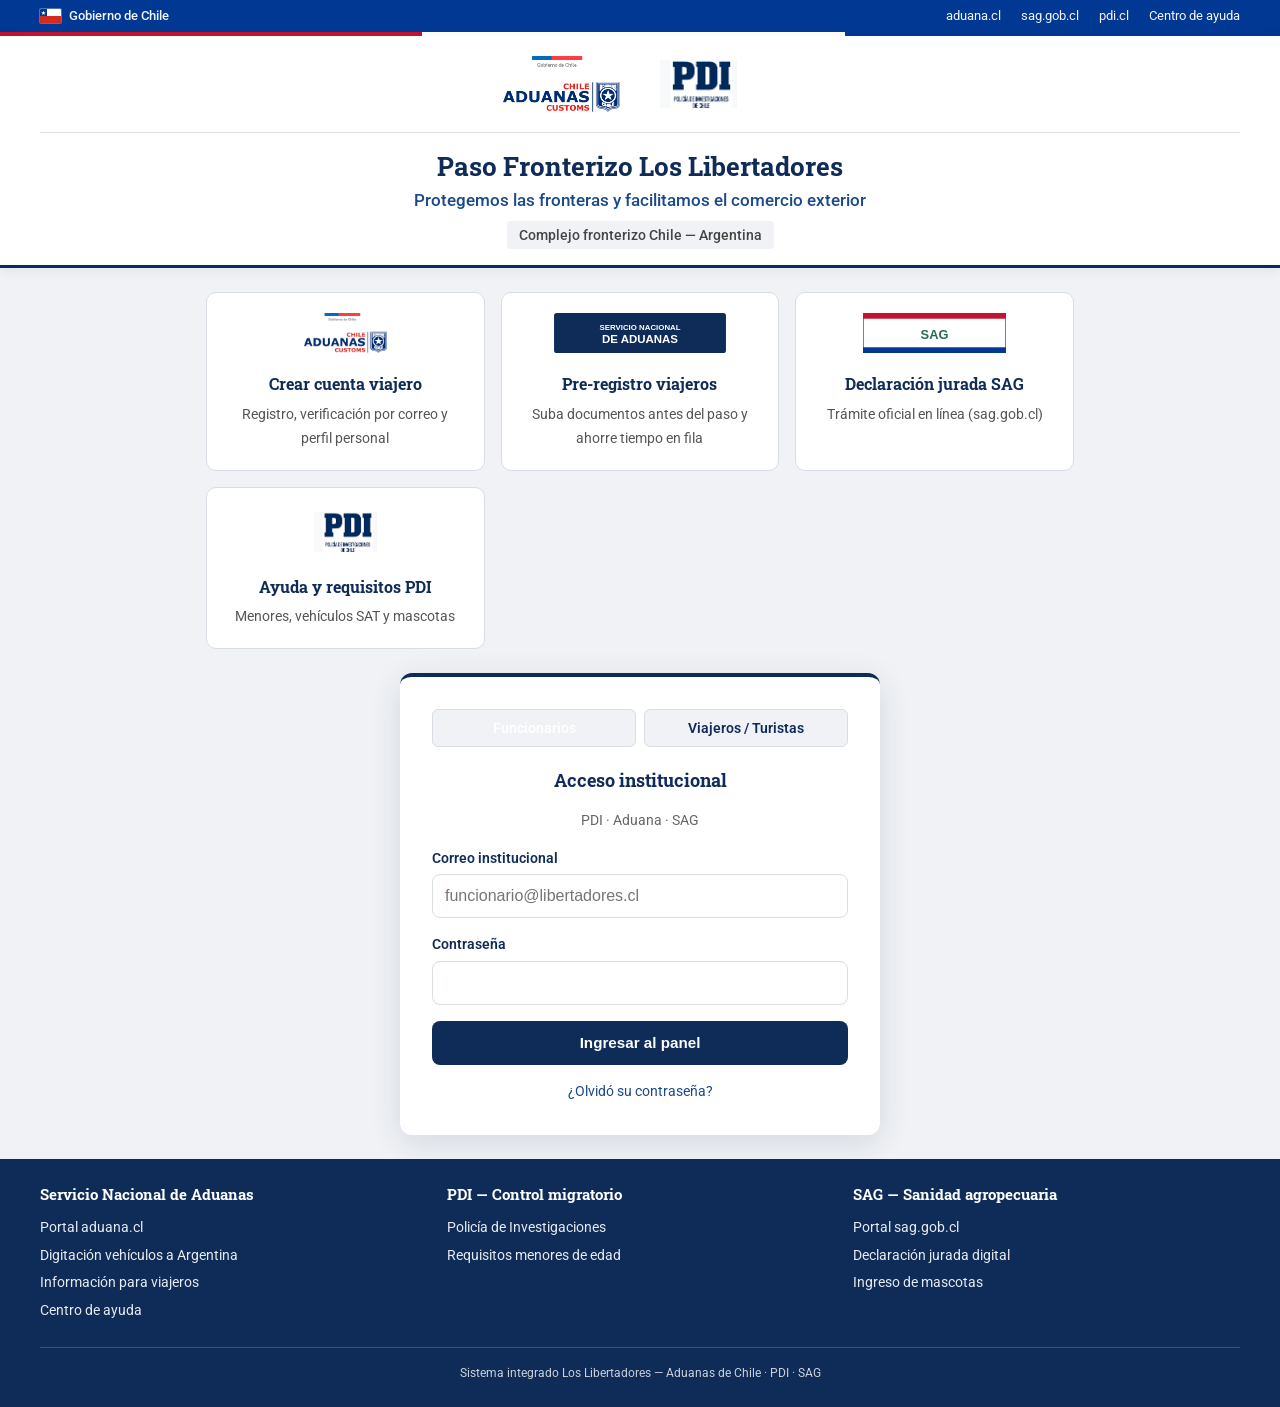
<file: index.html>
<!DOCTYPE html>
<html lang="es">
<head>
  <meta charset="UTF-8">
  <meta http-equiv="refresh" content="0; url=frontend/index.html">
  <title>Los Libertadores — Aduana Chile</title>
  <script>window.location.replace("frontend/index.html");</script>
</head>
<body>
  <p><a href="frontend/index.html">Ir al sistema de Aduana Los Libertadores</a></p>
</body>
</html>
</file>
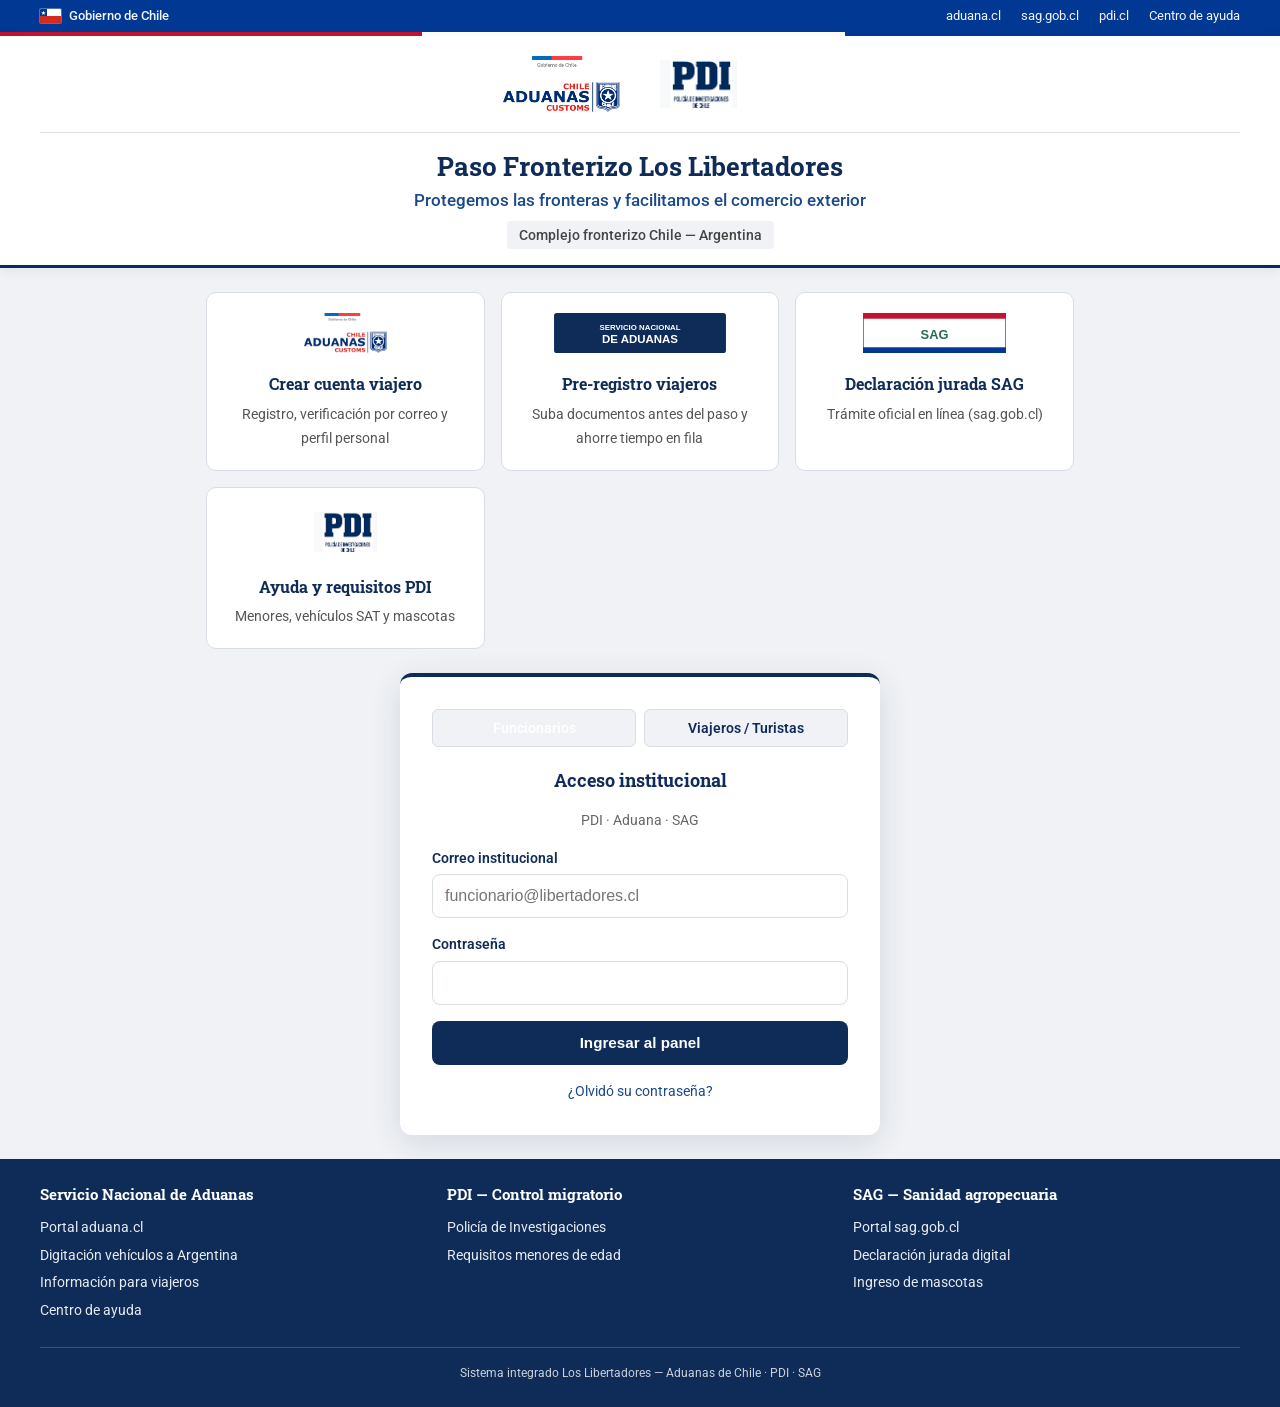
<file: frontend/index.html>
<!DOCTYPE html>
<html lang="es">
<head>
  <meta charset="UTF-8">
  <meta name="viewport" content="width=device-width, initial-scale=1.0, viewport-fit=cover">
  <meta name="theme-color" content="#0f2c59">
  <meta name="description" content="Sistema integrado Paso Los Libertadores - Aduana, PDI y SAG Chile">
  <title>Los Libertadores — Servicio Nacional de Aduanas</title>
  <link rel="stylesheet" href="css/styles.css">
  <link rel="stylesheet" href="css/institucional.css">
</head>
<body class="page-with-inst-header">
  <div id="gov-bar-container"></div>
  <div id="inst-header-container"></div>

  <main class="login-main" style="flex-direction:column;align-items:stretch">
    <div class="quick-links" style="padding:0 1rem">
      <a href="registro.html" class="quick-link-card">
        <img src="assets/logos/aduana-oficial.png" alt="" onerror="this.src='assets/logos/aduana.svg'">
        <strong>Crear cuenta viajero</strong>
        <span>Registro, verificación por correo y perfil personal</span>
      </a>
      <a href="pre-registro.html" class="quick-link-card">
        <img src="https://www.aduana.cl/aduana/site/artic/20181121/imag/foto_0000000120181121144429/logo.png" alt="" onerror="this.src='assets/logos/aduana.svg'">
        <strong>Pre-registro viajeros</strong>
        <span>Suba documentos antes del paso y ahorre tiempo en fila</span>
      </a>
      <a href="https://dj.sag.gob.cl/declaracion-jurada" target="_blank" rel="noopener" class="quick-link-card">
        <img src="https://dj.sag.gob.cl/assets/img/logosfinales_desktop.svg" alt="" onerror="this.src='assets/logos/sag.svg'">
        <strong>Declaración jurada SAG</strong>
        <span>Trámite oficial en línea (sag.gob.cl)</span>
      </a>
      <a href="ayuda.html" class="quick-link-card quick-link-pdi">
        <img src="assets/logos/pdi-oficial.png" alt="Policía de Investigaciones de Chile"
             onerror="this.onerror=null;this.src='assets/logos/pdi-oficial.svg'">
        <strong>Ayuda y requisitos PDI</strong>
        <span>Menores, vehículos SAT y mascotas</span>
      </a>
    </div>

    <div class="login-card inst-card" style="margin:0 auto;width:100%;max-width:480px">
      <div class="access-tabs" id="accessTabs">
        <button type="button" class="access-tab active" data-mode="funcionario">Funcionarios</button>
        <button type="button" class="access-tab" data-mode="viajero">Viajeros / Turistas</button>
      </div>

      <div id="panelFuncionario">
        <h2 style="color:var(--aduana-azul);font-family:'Roboto Slab',serif;font-size:1.15rem;text-align:center;margin-bottom:1rem">
          Acceso institucional
        </h2>
        <p class="subtitle" style="margin-top:0;margin-bottom:1rem;text-align:center">
          PDI · Aduana · SAG
        </p>
        <form id="loginForm">
          <div class="form-grid">
            <div class="full">
              <label for="email">Correo institucional</label>
              <input type="email" id="email" required autocomplete="username" placeholder="funcionario@libertadores.cl">
            </div>
            <div class="full">
              <label for="password">Contraseña</label>
              <input type="password" id="password" required autocomplete="current-password">
            </div>
          </div>
          <div class="actions">
            <button type="submit" class="btn btn-primary btn-block">Ingresar al panel</button>
          </div>
        </form>
        <div id="loginMessage" class="message hidden"></div>
        <div class="login-links">
          <a href="recuperar.html">¿Olvidó su contraseña?</a>
        </div>
      </div>

      <div id="panelViajero" class="hidden">
        <h2 style="color:var(--aduana-azul);font-family:'Roboto Slab',serif;font-size:1.15rem;text-align:center;margin-bottom:1rem">
          Mi cuenta de viajero
        </h2>
        <p class="subtitle" style="margin-top:0;margin-bottom:1rem;text-align:center">
          Cree su cuenta, verifique el correo y gestione sus trámites
        </p>
        <form id="loginViajeroForm">
          <div class="form-grid">
            <div class="full">
              <label for="emailViajero">Correo</label>
              <input type="email" id="emailViajero" required autocomplete="username">
            </div>
            <div class="full">
              <label for="passwordViajero">Contraseña</label>
              <input type="password" id="passwordViajero" required autocomplete="current-password">
            </div>
          </div>
          <div class="actions">
            <button type="submit" class="btn btn-primary btn-block">Ingresar a mi perfil</button>
          </div>
        </form>
        <div id="loginViajeroMessage" class="message hidden"></div>
        <div id="reenviarVerificacion" class="message alert hidden"></div>
        <div class="login-links" style="flex-direction:column;gap:0.5rem;align-items:center">
          <a href="registro.html"><strong>Crear cuenta nueva</strong></a>
          <a href="pre-registro.html">Pre-registro sin cuenta (código de seguimiento)</a>
        </div>
      </div>
    </div>
  </main>

  <div id="inst-footer-container"></div>

  <script src="js/institucional-layout.js?v=5"></script>
  <script src="js/config.js"></script>
  <script src="js/api.js"></script>
  <script src="js/auth-common.js"></script>
  <script>
    function setAccessMode(mode) {
      const esViajero = mode === "viajero";
      document.getElementById("panelFuncionario").classList.toggle("hidden", esViajero);
      document.getElementById("panelViajero").classList.toggle("hidden", !esViajero);
      document.querySelectorAll("#accessTabs .access-tab").forEach((tab) => {
        tab.classList.toggle("active", tab.dataset.mode === mode);
      });
    }

    document.querySelectorAll("#accessTabs .access-tab").forEach((tab) => {
      tab.addEventListener("click", () => setAccessMode(tab.dataset.mode));
    });

    if (location.hash === "#viajero") setAccessMode("viajero");

    if (getToken()) {
      if (isViajero()) window.location.href = "perfil.html";
      else window.location.href = "panel.html";
    }

    document.getElementById("loginForm").addEventListener("submit", async (e) => {
      e.preventDefault();
      const msg = document.getElementById("loginMessage");
      const btn = e.target.querySelector('button[type="submit"]');
      msg.className = "message hidden";
      setButtonLoading(btn, true, "Conectando con el servidor…");
      try {
        const data = await apiRequest("/auth/login", {
          method: "POST",
          body: JSON.stringify({
            email: document.getElementById("email").value.trim(),
            password: document.getElementById("password").value,
          }),
        });
        saveSession(data);
        redirectAfterLogin();
      } catch (err) {
        msg.textContent = err.message;
        msg.className = "message error";
      } finally {
        setButtonLoading(btn, false);
      }
    });

    document.getElementById("loginViajeroForm").addEventListener("submit", async (e) => {
      e.preventDefault();
      const msg = document.getElementById("loginViajeroMessage");
      const reenviar = document.getElementById("reenviarVerificacion");
      const btn = e.target.querySelector('button[type="submit"]');
      msg.className = "message hidden";
      reenviar.className = "message hidden";
      const email = document.getElementById("emailViajero").value.trim();
      setButtonLoading(btn, true, "Conectando con el servidor…");
      try {
        const data = await apiRequest("/auth/viajero/login", {
          method: "POST",
          body: JSON.stringify({
            email,
            password: document.getElementById("passwordViajero").value,
          }),
        });
        if (data.error) throw new Error(data.error);
        saveSession(data);
        redirectAfterLogin();
      } catch (err) {
        msg.textContent = err.message;
        msg.className = "message error";
        if (err.message.includes("verificar")) {
          reenviar.innerHTML = '¿No recibió el correo? <a href="#" id="linkReenviar">Reenviar verificación</a>';
          reenviar.className = "message alert";
          document.getElementById("linkReenviar").onclick = async (ev) => {
            ev.preventDefault();
            try {
              const r = await apiRequest("/auth/viajero/reenviar-verificacion", {
                method: "POST",
                body: JSON.stringify({ email }),
              });
              let html = r.mensaje;
              if (r.enlaceVerificacion) {
                html += '<br><a href="' + r.enlaceVerificacion + '">' + r.enlaceVerificacion + "</a>";
              }
              reenviar.innerHTML = html;
            } catch (e2) {
              reenviar.textContent = e2.message;
            }
          };
        }
      } finally {
        setButtonLoading(btn, false);
      }
    });
  </script>
</body>
</html>
</file>
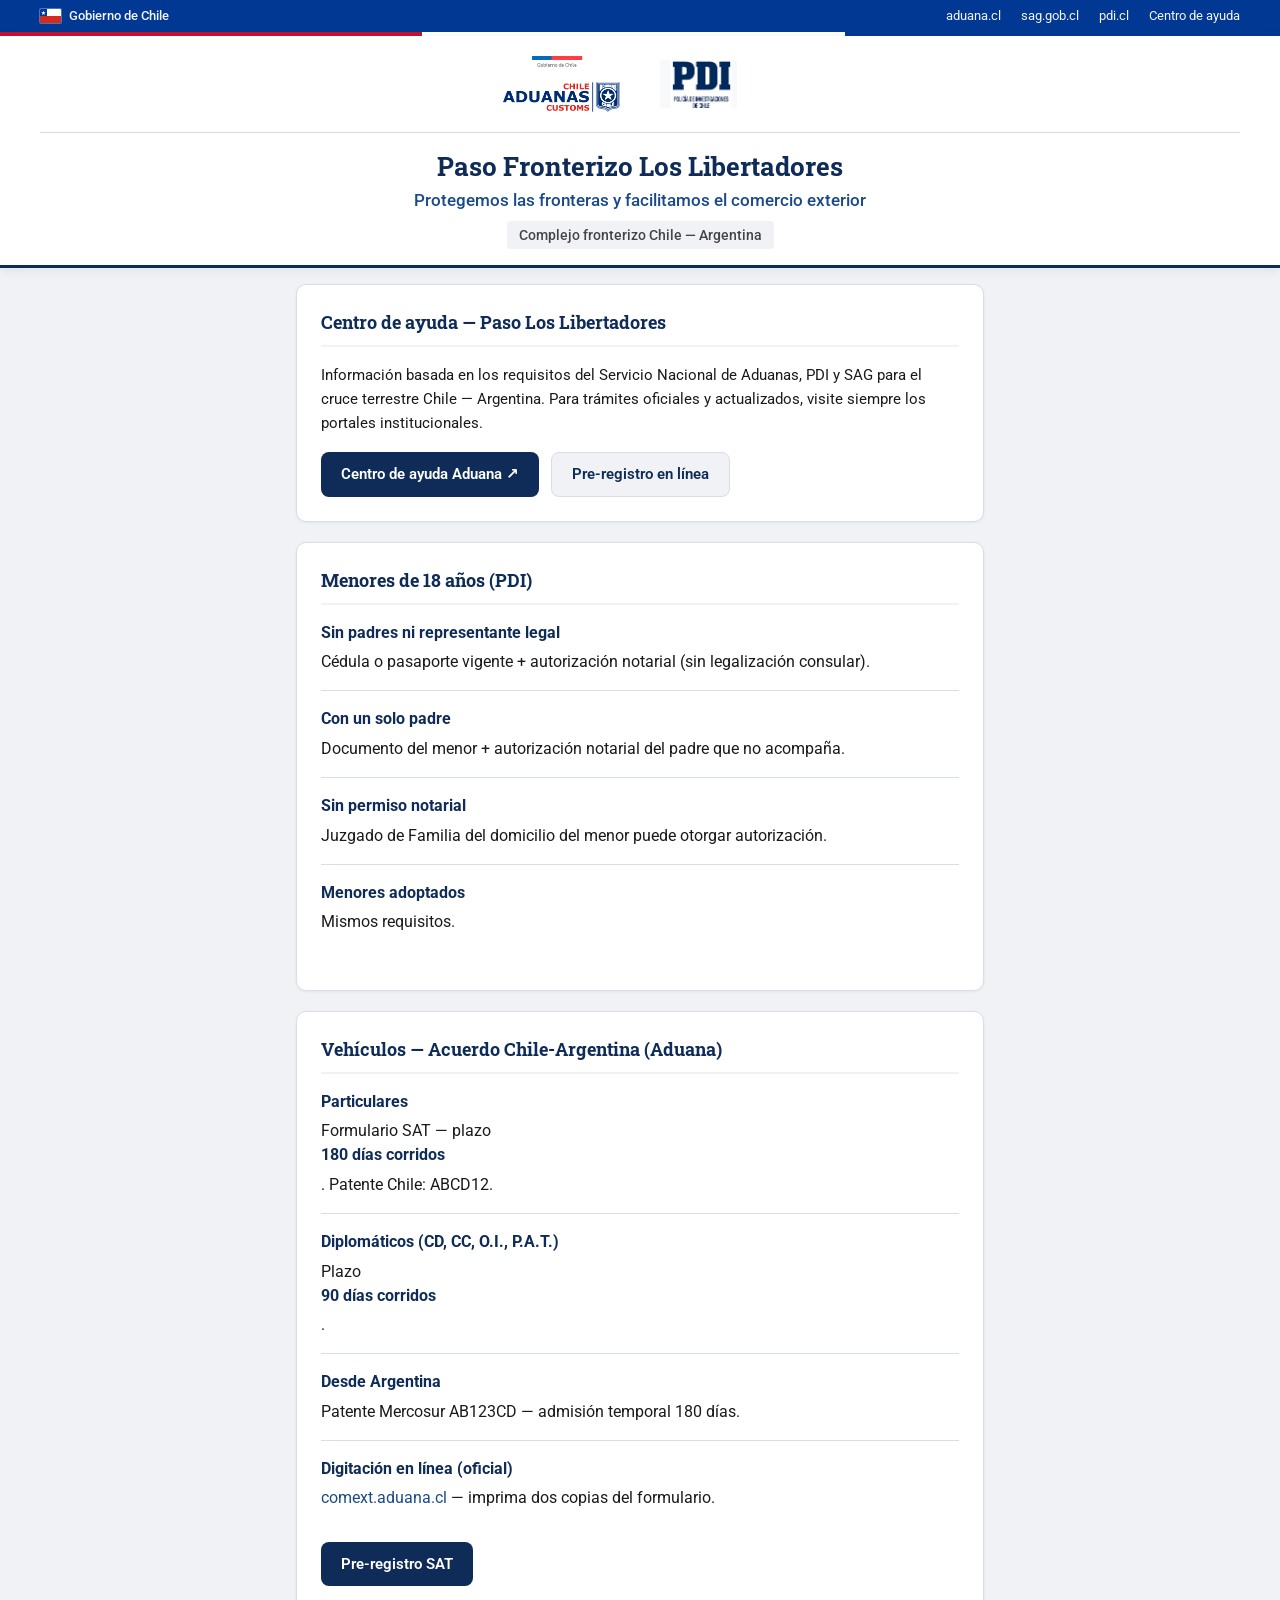
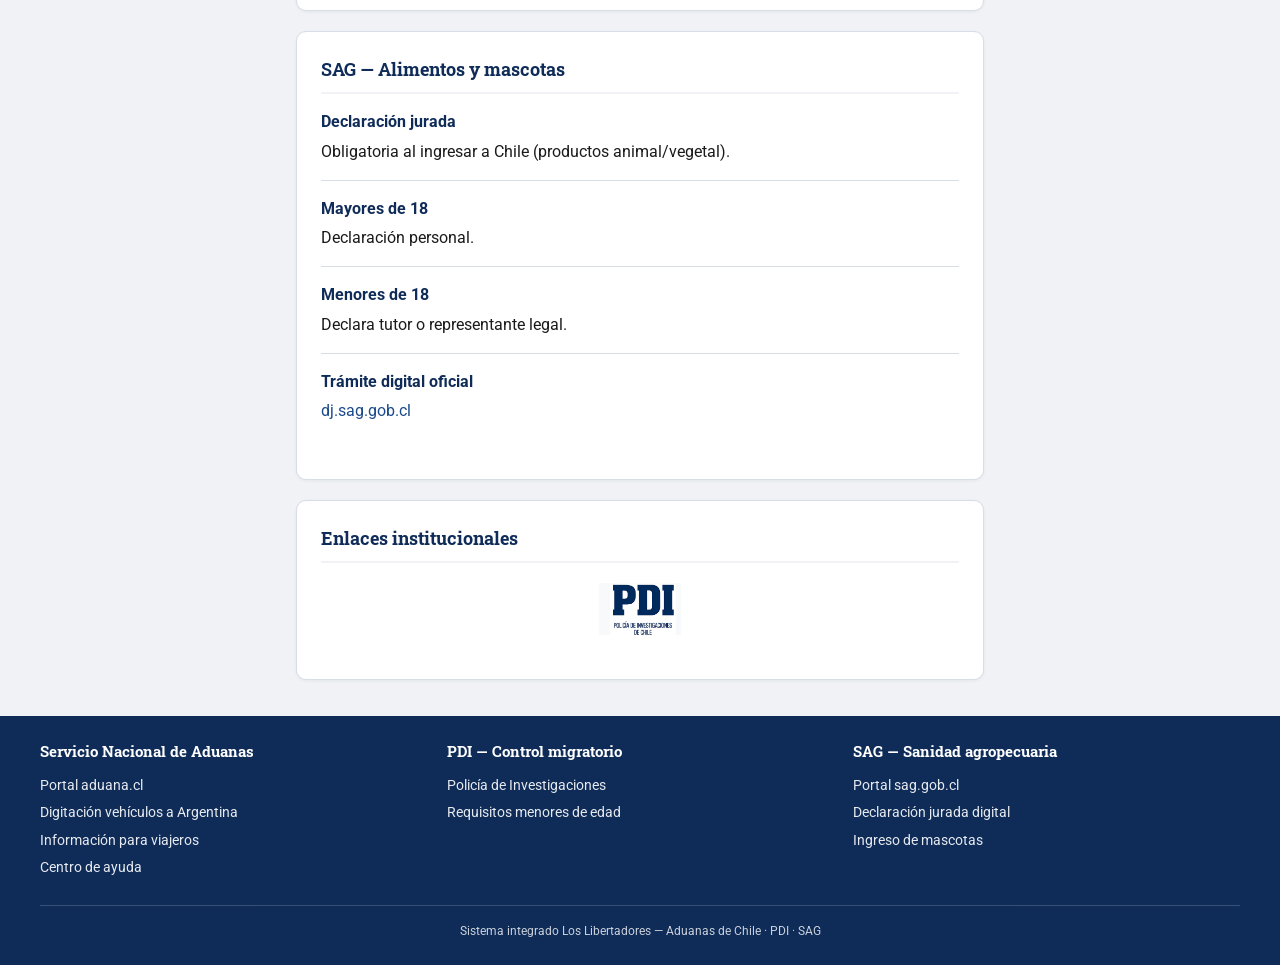
<file: frontend/ayuda.html>
<!DOCTYPE html>
<html lang="es">
<head>
  <meta charset="UTF-8">
  <meta name="viewport" content="width=device-width, initial-scale=1.0, viewport-fit=cover">
  <meta name="theme-color" content="#0f2c59">
  <title>Ayuda — Los Libertadores</title>
  <link rel="stylesheet" href="css/styles.css">
  <link rel="stylesheet" href="css/institucional.css">
</head>
<body class="page-with-inst-header">
  <div id="gov-bar-container"></div>
  <div id="inst-header-container"></div>

  <main class="container" style="padding:1rem;max-width:720px;flex:1">
    <div class="card">
      <h2>Centro de ayuda — Paso Los Libertadores</h2>
      <p style="margin-bottom:1rem;font-size:0.95rem;line-height:1.6">
        Información basada en los requisitos del Servicio Nacional de Aduanas, PDI y SAG para el cruce terrestre Chile — Argentina.
        Para trámites oficiales y actualizados, visite siempre los portales institucionales.
      </p>
      <div class="actions">
        <a href="https://www.aduana.cl/aduana/site/edic/base/port/centro_ayuda.html" class="btn btn-primary" target="_blank" rel="noopener">Centro de ayuda Aduana ↗</a>
        <a href="pre-registro.html" class="btn btn-secondary">Pre-registro en línea</a>
      </div>
    </div>

    <div class="card" id="menores">
      <h2>Menores de 18 años (PDI)</h2>
      <ul class="help-list">
        <li>
          <strong>Sin padres ni representante legal</strong>
          Cédula o pasaporte vigente + autorización notarial (sin legalización consular).
        </li>
        <li>
          <strong>Con un solo padre</strong>
          Documento del menor + autorización notarial del padre que no acompaña.
        </li>
        <li>
          <strong>Sin permiso notarial</strong>
          Juzgado de Familia del domicilio del menor puede otorgar autorización.
        </li>
        <li>
          <strong>Menores adoptados</strong>
          Mismos requisitos.
        </li>
      </ul>
    </div>

    <div class="card">
      <h2>Vehículos — Acuerdo Chile-Argentina (Aduana)</h2>
      <ul class="help-list">
        <li>
          <strong>Particulares</strong>
          Formulario SAT — plazo <strong>180 días corridos</strong>. Patente Chile: ABCD12.
        </li>
        <li>
          <strong>Diplomáticos (CD, CC, O.I., P.A.T.)</strong>
          Plazo <strong>90 días corridos</strong>.
        </li>
        <li>
          <strong>Desde Argentina</strong>
          Patente Mercosur AB123CD — admisión temporal 180 días.
        </li>
        <li>
          <strong>Digitación en línea (oficial)</strong>
          <a href="https://comext.aduana.cl/SNA_SCVM/vista/web/login.do" target="_blank" rel="noopener">comext.aduana.cl</a> — imprima dos copias del formulario.
        </li>
      </ul>
      <div class="actions">
        <a href="pre-registro.html" class="btn btn-primary">Pre-registro SAT</a>
      </div>
    </div>

    <div class="card">
      <h2>SAG — Alimentos y mascotas</h2>
      <ul class="help-list">
        <li>
          <strong>Declaración jurada</strong>
          Obligatoria al ingresar a Chile (productos animal/vegetal).
        </li>
        <li>
          <strong>Mayores de 18</strong>
          Declaración personal.
        </li>
        <li>
          <strong>Menores de 18</strong>
          Declara tutor o representante legal.
        </li>
        <li>
          <strong>Trámite digital oficial</strong>
          <a href="https://dj.sag.gob.cl/declaracion-jurada" target="_blank" rel="noopener">dj.sag.gob.cl</a>
        </li>
      </ul>
    </div>

    <div class="card">
      <h2>Enlaces institucionales</h2>
      <div class="inst-logos-row" style="border:none;margin-bottom:0">
        <a href="https://www.aduana.cl/" target="_blank" rel="noopener" class="inst-logo-link inst-logo-aduana">
          <img src="https://www.aduana.cl/aduana/site/artic/20181121/imag/foto_0000000120181121144429/logo.png" alt="Aduana Chile" onerror="this.src='assets/logos/aduana.svg'">
        </a>
        <a href="https://www.pdi.cl/" target="_blank" rel="noopener" class="inst-logo-link">
          <img src="assets/logos/pdi-oficial.png" alt="Policía de Investigaciones de Chile"
               onerror="this.onerror=null;this.src='assets/logos/pdi-oficial.svg'">
        </a>
        <a href="https://www.sag.gob.cl/" target="_blank" rel="noopener" class="inst-logo-link">
          <img src="https://dj.sag.gob.cl/assets/img/logosfinales_desktop.svg" alt="SAG" onerror="this.src='assets/logos/sag.svg'">
        </a>
      </div>
    </div>
  </main>

  <div id="inst-footer-container"></div>
  <script src="js/institucional-layout.js?v=4"></script>
</body>
</html>
</file>
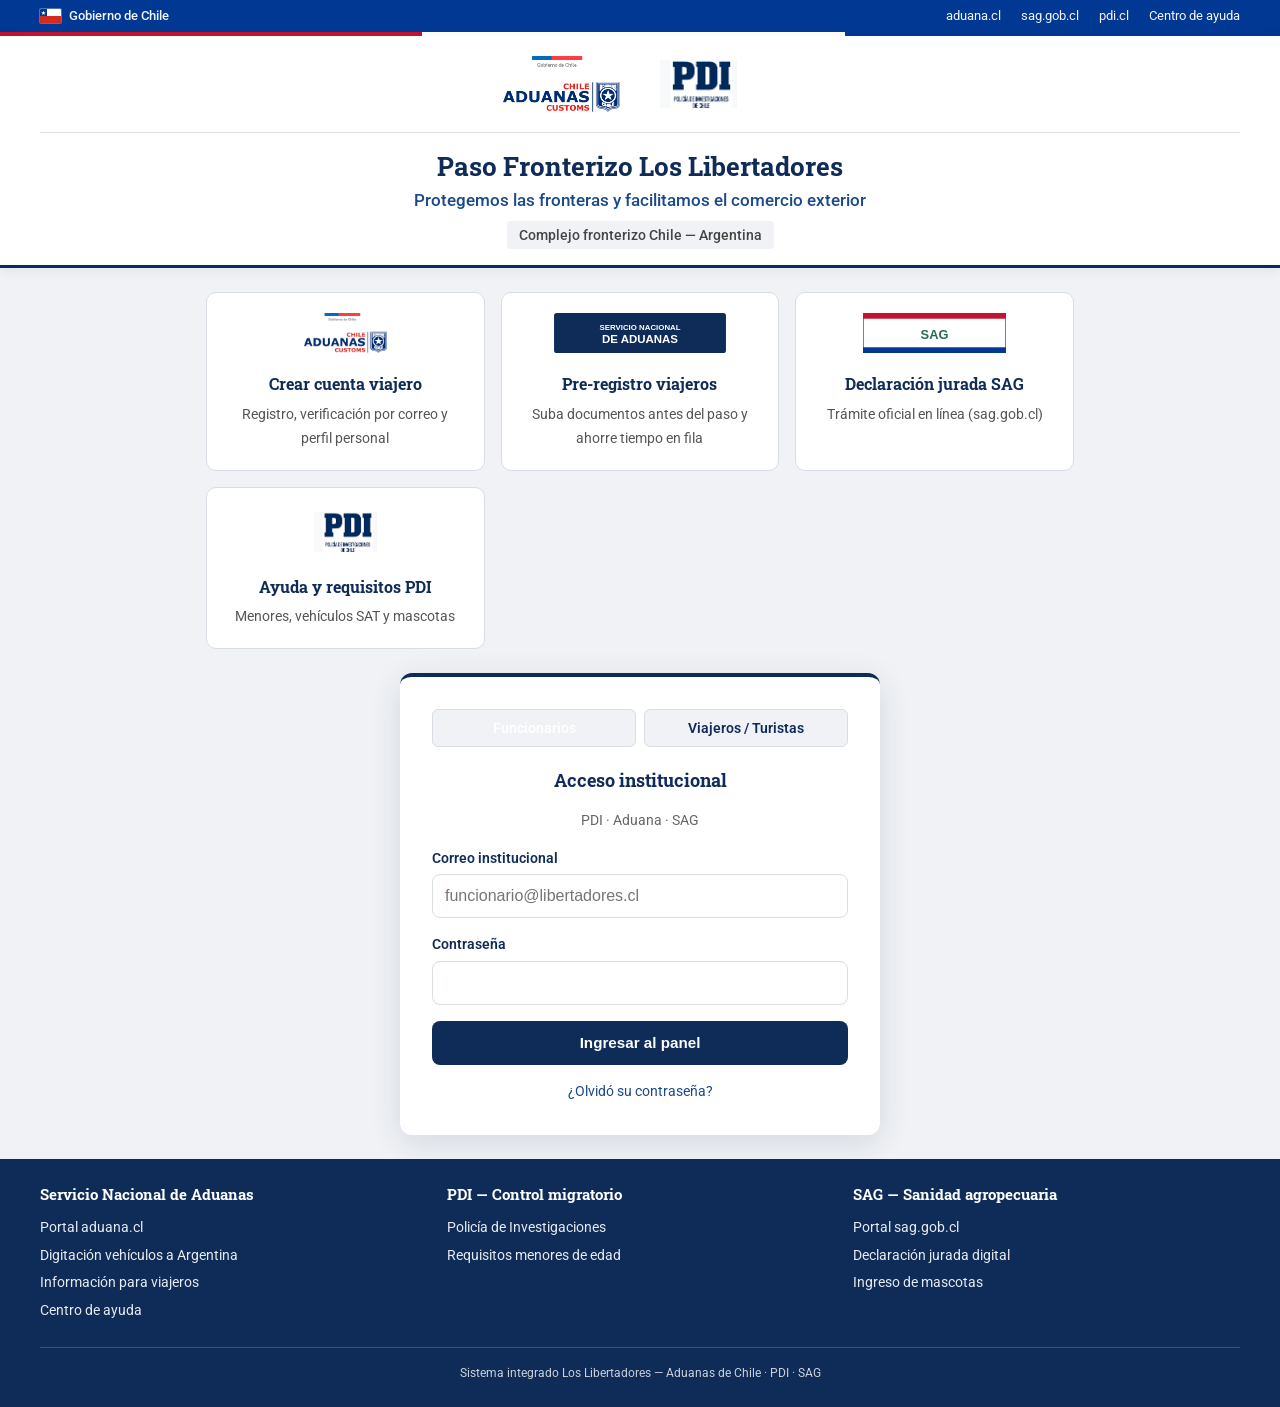
<file: frontend/panel.html>
<!DOCTYPE html>
<html lang="es">
<head>
  <meta charset="UTF-8">
  <meta name="viewport" content="width=device-width, initial-scale=1.0, viewport-fit=cover">
  <meta name="theme-color" content="#0f2c59">
  <title>Panel operativo — Los Libertadores</title>
  <link rel="stylesheet" href="css/styles.css">
  <link rel="stylesheet" href="css/institucional.css">
</head>
<body>
  <div id="gov-bar-container"></div>

  <header class="site-header inst-panel-header">
    <div class="header-inner" style="max-width:1200px;margin:0 auto;width:100%;display:flex;align-items:center;gap:0.5rem">
      <button type="button" class="menu-toggle" id="menuToggle" aria-label="Abrir menú">☰</button>
      <div id="panel-logos-container"></div>
      <h1>Paso Los Libertadores</h1>
      <div class="header-actions">
        <span class="badge" id="userBadge"></span>
        <button type="button" class="btn btn-secondary" onclick="logout()" style="min-height:40px;padding:0.4rem 0.6rem;font-size:0.85rem;background:rgba(255,255,255,0.15);color:#fff;border-color:transparent">Salir</button>
      </div>
    </div>
  </header>

  <div class="sidebar-overlay" id="sidebarOverlay"></div>

  <div class="app-layout">
    <aside class="sidebar" id="sidebar">
      <nav>
        <a href="#cuenta" data-section="cuenta">Mi cuenta</a>
        <a href="#pdi" data-section="pdi" id="navPdi" class="hidden">PDI — Migraciones</a>
        <a href="#aduana" data-section="aduana" id="navAduana" class="hidden">Aduana — Vehículos SAT</a>
        <a href="#sag" data-section="sag" id="navSag" class="hidden">SAG — Declaraciones</a>
        <a href="#documentos" data-section="documentos">Documentos</a>
        <a href="#reportes" data-section="reportes">Reportes</a>
        <hr style="border:none;border-top:1px solid rgba(255,255,255,0.2);margin:0.5rem 1rem">
        <a href="https://www.aduana.cl/" target="_blank" rel="noopener">aduana.cl ↗</a>
        <a href="ayuda.html">Ayuda interna</a>
        <a href="pre-registro.html">Pre-registro público</a>
      </nav>
    </aside>

    <main class="main-content">
      <section id="sec-cuenta" class="panel-section">
        <div class="card">
          <h2>Mi cuenta — Cambiar contraseña</h2>
          <form id="formCambiarPassword">
            <div class="form-grid">
              <div class="full">
                <label>Contraseña actual</label>
                <input type="password" name="passwordActual" required autocomplete="current-password">
              </div>
              <div class="full">
                <label>Nueva contraseña (mín. 8 caracteres)</label>
                <input type="password" name="passwordNueva" required minlength="8" autocomplete="new-password">
              </div>
            </div>
            <div class="actions">
              <button type="submit" class="btn btn-primary">Actualizar contraseña</button>
            </div>
          </form>
          <div id="msgCuenta" class="message hidden"></div>
        </div>
        <div class="card">
          <h2>Consultar pre-registro de viajero</h2>
          <p style="font-size:0.9rem;color:#555;margin-bottom:1rem">Código entregado al ciudadano en <a href="pre-registro.html">pre-registro en línea</a>.</p>
          <form id="formBuscarCodigo">
            <div class="form-grid">
              <div class="full">
                <label>Código de seguimiento</label>
                <input name="codigo" placeholder="Ej: ABC23XY7" style="text-transform:uppercase" required>
              </div>
            </div>
            <div class="actions">
              <button type="submit" class="btn btn-secondary">Ver documentos cargados</button>
            </div>
          </form>
          <pre id="resultCodigo" class="json-preview hidden"></pre>
        </div>
      </section>

      <section id="sec-pdi" class="panel-section hidden">
        <div class="card">
          <h2>PDI — Control migratorio</h2>
          <form id="formPasajero">
            <div class="form-grid">
              <div><label>Documento</label><input name="documento" required></div>
              <div><label>Tipo</label><select name="tipoDocumento"><option>RUT</option><option>PASAPORTE</option></select></div>
              <div><label>Nombres</label><input name="nombres" required></div>
              <div><label>Apellidos</label><input name="apellidos" required></div>
              <div><label>Fecha nacimiento</label><input type="date" name="fechaNacimiento" required></div>
              <div><label>Nacionalidad</label><input name="nacionalidad" required></div>
              <div><label>ID tutor</label><input name="tutorId" type="number" inputmode="numeric"></div>
            </div>
            <div class="actions"><button type="submit" class="btn btn-primary">Registrar pasajero</button></div>
          </form>
          <div id="msgPdiPasajero" class="message hidden"></div>
        </div>
        <div class="card">
          <h2>Permiso notarial / judicial (menores)</h2>
          <form id="formPermiso">
            <div class="form-grid">
              <div><label>ID pasajero menor</label><input name="pasajeroMenorId" type="number" required inputmode="numeric"></div>
              <div><label>Tipo permiso</label><select name="tipoPermiso"><option>NOTARIAL</option><option>JUDICIAL</option></select></div>
              <div><label>Nº documento</label><input name="numeroDocumento" required></div>
              <div><label>Fecha emisión</label><input type="date" name="fechaEmision" required></div>
            </div>
            <div class="actions">
              <button type="submit" class="btn btn-primary">Registrar permiso</button>
              <button type="button" class="btn btn-secondary" id="btnAutorizarSalida">Autorizar salida</button>
            </div>
          </form>
          <form id="formUploadPermiso" class="upload-zone" style="margin-top:1rem">
            <h3>Adjuntar escaneo del permiso</h3>
            <input type="hidden" name="pasajeroId" id="uploadPasajeroPermiso">
            <div class="form-grid">
              <div class="full">
                <select name="tipoDocumento">
                  <option value="PERMISO_NOTARIAL">Permiso notarial</option>
                  <option value="PERMISO_JUDICIAL">Permiso judicial</option>
                  <option value="AUTORIZACION_PADRE">Autorización padre ausente</option>
                  <option value="CEDULA_PASAPORTE">Cédula / pasaporte menor</option>
                </select>
              </div>
              <div class="full"><input type="file" name="archivo" accept=".pdf,.jpg,.jpeg,.png" required></div>
            </div>
            <button type="submit" class="btn btn-secondary btn-block">Subir archivo</button>
          </form>
          <div id="msgPdiPermiso" class="message hidden"></div>
        </div>
      </section>

      <section id="sec-aduana" class="panel-section hidden">
        <div class="card">
          <h2>Aduana — SAT vehículos (Acuerdo Chile-Argentina)</h2>
          <p style="font-size:0.85rem;margin-bottom:1rem">
            <a href="https://comext.aduana.cl/SNA_SCVM/vista/web/login.do" target="_blank" rel="noopener">Digitación oficial en aduana.cl ↗</a>
          </p>
          <form id="formSat">
            <div class="form-grid">
              <div class="full">
                <label>Patente (CL: ABCD12 | AR: AB123CD)</label>
                <input name="patente" required placeholder="ABCD12" autocapitalize="characters">
              </div>
              <div><label>País</label><select name="paisOrigen"><option>CHILE</option><option>ARGENTINA</option></select></div>
              <div><label>Tipo</label><select name="tipoVehiculo"><option>PARTICULAR</option><option>DIPLOMATICO</option></select></div>
            </div>
            <div class="actions"><button type="submit" class="btn btn-primary">Emitir SAT</button></div>
          </form>
          <form id="formUploadSat" class="upload-zone" style="margin-top:1rem">
            <h3>Adjuntar formulario SAT</h3>
            <input type="hidden" name="tipoDocumento" value="SAT_VEHICULO">
            <div class="form-grid">
              <div class="full"><input type="file" name="archivo" accept=".pdf,.jpg,.jpeg,.png" required></div>
              <div class="full"><label>Código pre-registro</label><input name="codigoPreRegistro" placeholder="Opcional"></div>
            </div>
            <button type="submit" class="btn btn-secondary btn-block">Subir SAT</button>
          </form>
          <div id="msgAduana" class="message hidden"></div>
        </div>
      </section>

      <section id="sec-sag" class="panel-section hidden">
        <div class="card">
          <h2>SAG — Declaración jurada</h2>
          <p style="font-size:0.85rem;margin-bottom:1rem">
            <a href="https://dj.sag.gob.cl/declaracion-jurada" target="_blank" rel="noopener">Declaración jurada digital oficial ↗</a>
          </p>
          <form id="formDeclaracion">
            <div class="form-grid">
              <div><label>ID pasajero</label><input name="pasajeroId" type="number" required inputmode="numeric"></div>
              <div><label>ID representante (menores)</label><input name="representanteId" type="number" inputmode="numeric"></div>
              <div class="full check-row">
                <input type="checkbox" name="productosAgro" id="productosAgro">
                <label for="productosAgro">Productos agropecuarios</label>
              </div>
              <div class="full check-row">
                <input type="checkbox" name="animalesMascotas" id="animalesMascotas">
                <label for="animalesMascotas">Animales / mascotas</label>
              </div>
              <div class="full"><label>Detalle</label><textarea name="detalle" rows="3"></textarea></div>
            </div>
            <div class="actions"><button type="submit" class="btn btn-primary">Registrar declaración</button></div>
          </form>
          <form id="formUploadSag" class="upload-zone" style="margin-top:1rem">
            <h3>Adjuntar declaración firmada</h3>
            <input type="hidden" name="pasajeroId" id="uploadPasajeroSag">
            <div class="form-grid">
              <div class="full">
                <select name="tipoDocumento">
                  <option value="DECLARACION_JURADA">Declaración jurada</option>
                  <option value="MASCOTA_SAG">Mascotas</option>
                </select>
              </div>
              <div class="full"><input type="file" name="archivo" accept=".pdf,.jpg,.png" required></div>
            </div>
            <button type="submit" class="btn btn-secondary btn-block">Subir</button>
          </form>
          <div id="msgSag" class="message hidden"></div>
        </div>
      </section>

      <section id="sec-documentos" class="panel-section hidden">
        <div class="card">
          <h2>Cargar documento</h2>
          <form id="formUploadGeneral">
            <div class="form-grid">
              <div class="full">
                <label>Tipo</label>
                <select name="tipoDocumento" required>
                  <option value="CEDULA_PASAPORTE">Cédula / pasaporte</option>
                  <option value="PERMISO_NOTARIAL">Permiso notarial</option>
                  <option value="PERMISO_JUDICIAL">Permiso judicial</option>
                  <option value="SAT_VEHICULO">SAT vehículo</option>
                  <option value="DECLARACION_JURADA">Declaración SAG</option>
                </select>
              </div>
              <div><label>ID pasajero</label><input name="pasajeroId" type="number" inputmode="numeric"></div>
              <div><label>Código pre-registro</label><input name="codigoPreRegistro"></div>
              <div class="full upload-zone">
                <input type="file" name="archivo" accept=".pdf,.jpg,.jpeg,.png" required>
              </div>
            </div>
            <div class="actions"><button type="submit" class="btn btn-primary">Subir</button></div>
          </form>
          <div id="msgDoc" class="message hidden"></div>
        </div>
      </section>

      <section id="sec-reportes" class="panel-section hidden">
        <div class="card">
          <h2>Reportería estadística</h2>
          <div class="actions">
            <button class="btn btn-primary" id="btnResumen">Ver resumen</button>
            <button class="btn btn-secondary" id="btnPdf">PDF</button>
            <button class="btn btn-secondary" id="btnExcel">Excel</button>
          </div>
          <div id="resumenBox" class="report-resumen hidden">
            <p class="report-resumen-meta" id="resumenFecha"></p>
            <div class="report-stats-grid" id="resumenStats"></div>
            <table class="report-table" id="resumenTable">
              <thead>
                <tr>
                  <th>Indicador</th>
                  <th>Total</th>
                </tr>
              </thead>
              <tbody id="resumenTableBody"></tbody>
            </table>
            <p id="resumenEmptyHint" class="message alert hidden"></p>
          </div>
          <div id="resumenError" class="message error hidden"></div>
        </div>
      </section>
    </main>
  </div>

  <div id="inst-footer-container"></div>

  <script src="js/institucional-layout.js?v=6"></script>
  <script src="js/config.js?v=6"></script>
  <script src="js/api.js?v=6"></script>
  <script src="js/auth-common.js?v=6"></script>
  <script src="js/panel.js?v=6"></script>
</body>
</html>
</file>
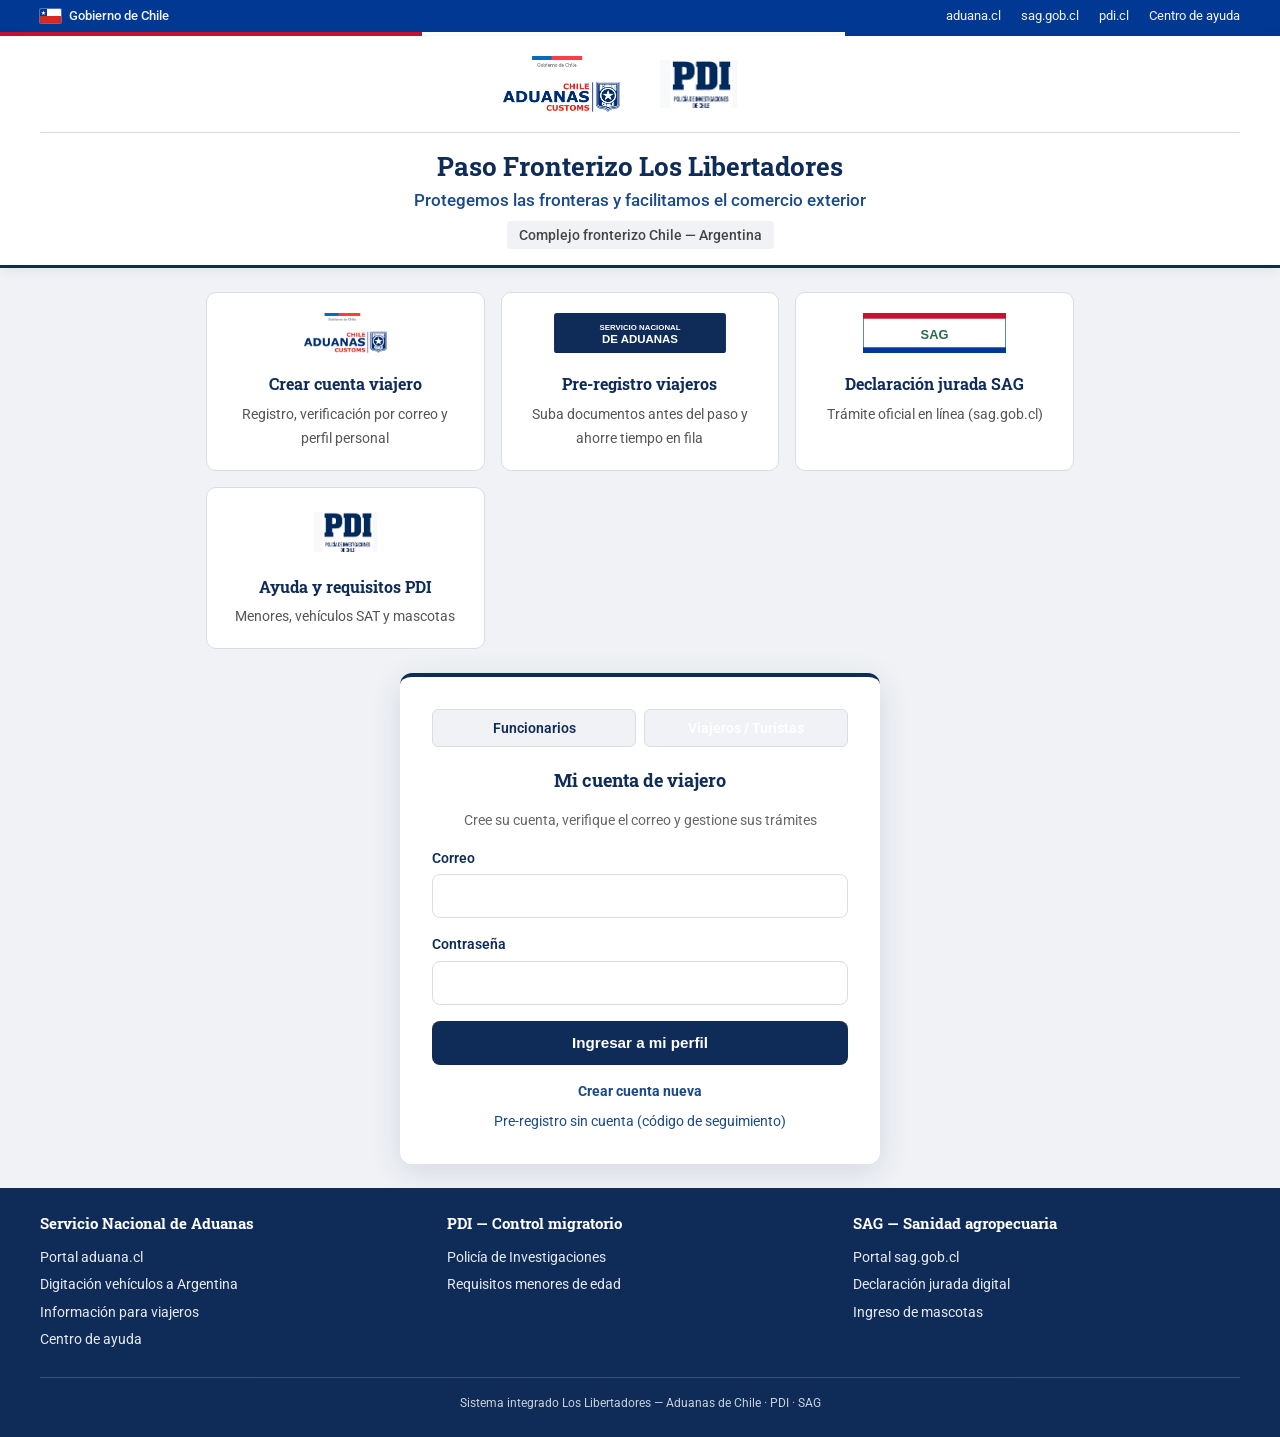
<file: frontend/perfil.html>
<!DOCTYPE html>
<html lang="es">
<head>
  <meta charset="UTF-8">
  <meta name="viewport" content="width=device-width, initial-scale=1.0, viewport-fit=cover">
  <title>Mi perfil — Los Libertadores</title>
  <link rel="stylesheet" href="css/styles.css">
  <link rel="stylesheet" href="css/institucional.css">
</head>
<body class="page-with-inst-header">
  <div id="gov-bar-container"></div>
  <div id="inst-header-container" data-compact="true"></div>

  <header class="site-header inst-panel-header" style="margin-bottom:0">
    <div class="header-inner" style="max-width:1200px;margin:0 auto;width:100%;display:flex;align-items:center;justify-content:space-between;gap:0.5rem;padding:0.5rem 1rem">
      <h1 style="font-size:1rem;margin:0;color:#fff">Mi cuenta — Viajero</h1>
      <div style="display:flex;align-items:center;gap:0.5rem">
        <span class="badge" id="userBadge" style="background:rgba(255,255,255,0.2);color:#fff"></span>
        <button type="button" class="btn btn-secondary" onclick="logout()" style="min-height:40px">Salir</button>
      </div>
    </div>
  </header>

  <main class="container" style="max-width:900px;margin:1.5rem auto;padding:0 1rem 2rem">
    <nav class="perfil-nav" style="display:flex;flex-wrap:wrap;gap:0.5rem;margin-bottom:1.25rem">
      <button type="button" class="btn btn-primary perfil-tab active" data-tab="inicio">Inicio</button>
      <button type="button" class="btn btn-secondary perfil-tab" data-tab="perfil">Mi perfil</button>
      <button type="button" class="btn btn-secondary perfil-tab" data-tab="tramites">Mis trámites</button>
      <button type="button" class="btn btn-secondary perfil-tab" data-tab="nuevo">Nuevo pre-registro</button>
    </nav>

    <section id="tab-inicio" class="perfil-section">
      <div class="card">
        <h2>Bienvenido/a</h2>
        <p>Desde su perfil puede gestionar pre-registros, subir documentos y consultar el estado antes de llegar al paso fronterizo.</p>
        <div class="quick-links" style="margin-top:1rem">
          <a href="#" class="quick-link-card" data-goto="nuevo">
            <strong>Nuevo pre-registro</strong>
            <span>Menores, vehículos, documentos</span>
          </a>
          <a href="ayuda.html" class="quick-link-card">
            <strong>Ayuda y requisitos</strong>
            <span>PDI, Aduana, SAG</span>
          </a>
          <a href="https://dj.sag.gob.cl/declaracion-jurada" target="_blank" rel="noopener" class="quick-link-card">
            <strong>Declaración SAG</strong>
            <span>Trámite oficial en línea</span>
          </a>
        </div>
      </div>
    </section>

    <section id="tab-perfil" class="perfil-section hidden">
      <div class="card">
        <h2>Datos personales</h2>
        <form id="formPerfil">
          <div class="form-grid">
            <div class="full">
              <label>Correo</label>
              <input type="email" id="perfilEmail" disabled>
            </div>
            <div class="full">
              <label for="perfilNombre">Nombre completo</label>
              <input type="text" id="perfilNombre" required>
            </div>
            <div><label for="perfilRut">RUT</label><input type="text" id="perfilRut"></div>
            <div><label for="perfilTelefono">Teléfono</label><input type="tel" id="perfilTelefono"></div>
            <div class="full"><label for="perfilNacionalidad">Nacionalidad</label><input type="text" id="perfilNacionalidad"></div>
          </div>
          <div class="actions"><button type="submit" class="btn btn-primary">Guardar cambios</button></div>
        </form>
        <div id="msgPerfil" class="message hidden"></div>
        <hr style="margin:1.5rem 0;border:none;border-top:1px solid var(--gris-borde)">
        <h3>Cambiar contraseña</h3>
        <form id="formPassword">
          <div class="form-grid">
            <div class="full"><label>Contraseña actual</label><input type="password" id="passActual" required></div>
            <div><label>Nueva contraseña</label><input type="password" id="passNueva" required minlength="8"></div>
            <div><label>Repetir nueva</label><input type="password" id="passNueva2" required minlength="8"></div>
          </div>
          <div class="actions"><button type="submit" class="btn btn-secondary">Actualizar contraseña</button></div>
        </form>
        <div id="msgPass" class="message hidden"></div>
      </div>
    </section>

    <section id="tab-tramites" class="perfil-section hidden">
      <div class="card">
        <h2>Mis pre-registros</h2>
        <div id="listaTramites"><p>Cargando…</p></div>
      </div>
    </section>

    <section id="tab-nuevo" class="perfil-section hidden">
      <div class="card">
        <h2>Nuevo pre-registro</h2>
        <form id="formPreRegistroPerfil">
          <div class="form-grid">
            <div class="full">
              <label for="tipoTramite">Tipo de trámite</label>
              <select id="tipoTramite" required>
                <option value="MENOR">Menor de edad</option>
                <option value="VEHICULO">Vehículo SAT</option>
                <option value="GENERAL">Documentación general</option>
              </select>
            </div>
            <div class="full">
              <label for="referencia">Referencia (opcional)</label>
              <input type="text" id="referencia" placeholder="Ej. viaje familiar 15/06">
            </div>
          </div>
          <button type="submit" class="btn btn-primary">Crear pre-registro</button>
        </form>
        <div id="msgPrePerfil" class="message hidden"></div>
        <div id="codigoBoxPerfil" class="codigo-box hidden"></div>
        <form id="formUploadPerfil" class="hidden" style="margin-top:1rem">
          <h3>Subir documento</h3>
          <div class="form-grid">
            <div class="full">
              <label>Código de pre-registro</label>
              <input type="text" id="codigoPreRegistroPerfil" readonly>
            </div>
            <div class="full">
              <label>Tipo de documento</label>
              <select id="tipoDocumentoPerfil" required>
                <option value="AUTORIZACION_MENOR">Autorización menor</option>
                <option value="CEDULA">Cédula / pasaporte</option>
                <option value="SAT_VEHICULO">Formulario SAT vehículo</option>
                <option value="OTRO">Otro</option>
              </select>
            </div>
            <div class="full">
              <label>Archivo PDF o JPG</label>
              <input type="file" id="archivoPerfil" accept=".pdf,.jpg,.jpeg,.png" required>
            </div>
          </div>
          <button type="submit" class="btn btn-secondary">Subir archivo</button>
        </form>
        <div id="msgUploadPerfil" class="message hidden"></div>
      </div>
    </section>
  </main>

  <div id="inst-footer-container"></div>
  <script src="js/institucional-layout.js?v=5"></script>
  <script src="js/config.js"></script>
  <script src="js/api.js"></script>
  <script src="js/auth-common.js"></script>
  <script src="js/perfil.js"></script>
</body>
</html>
</file>
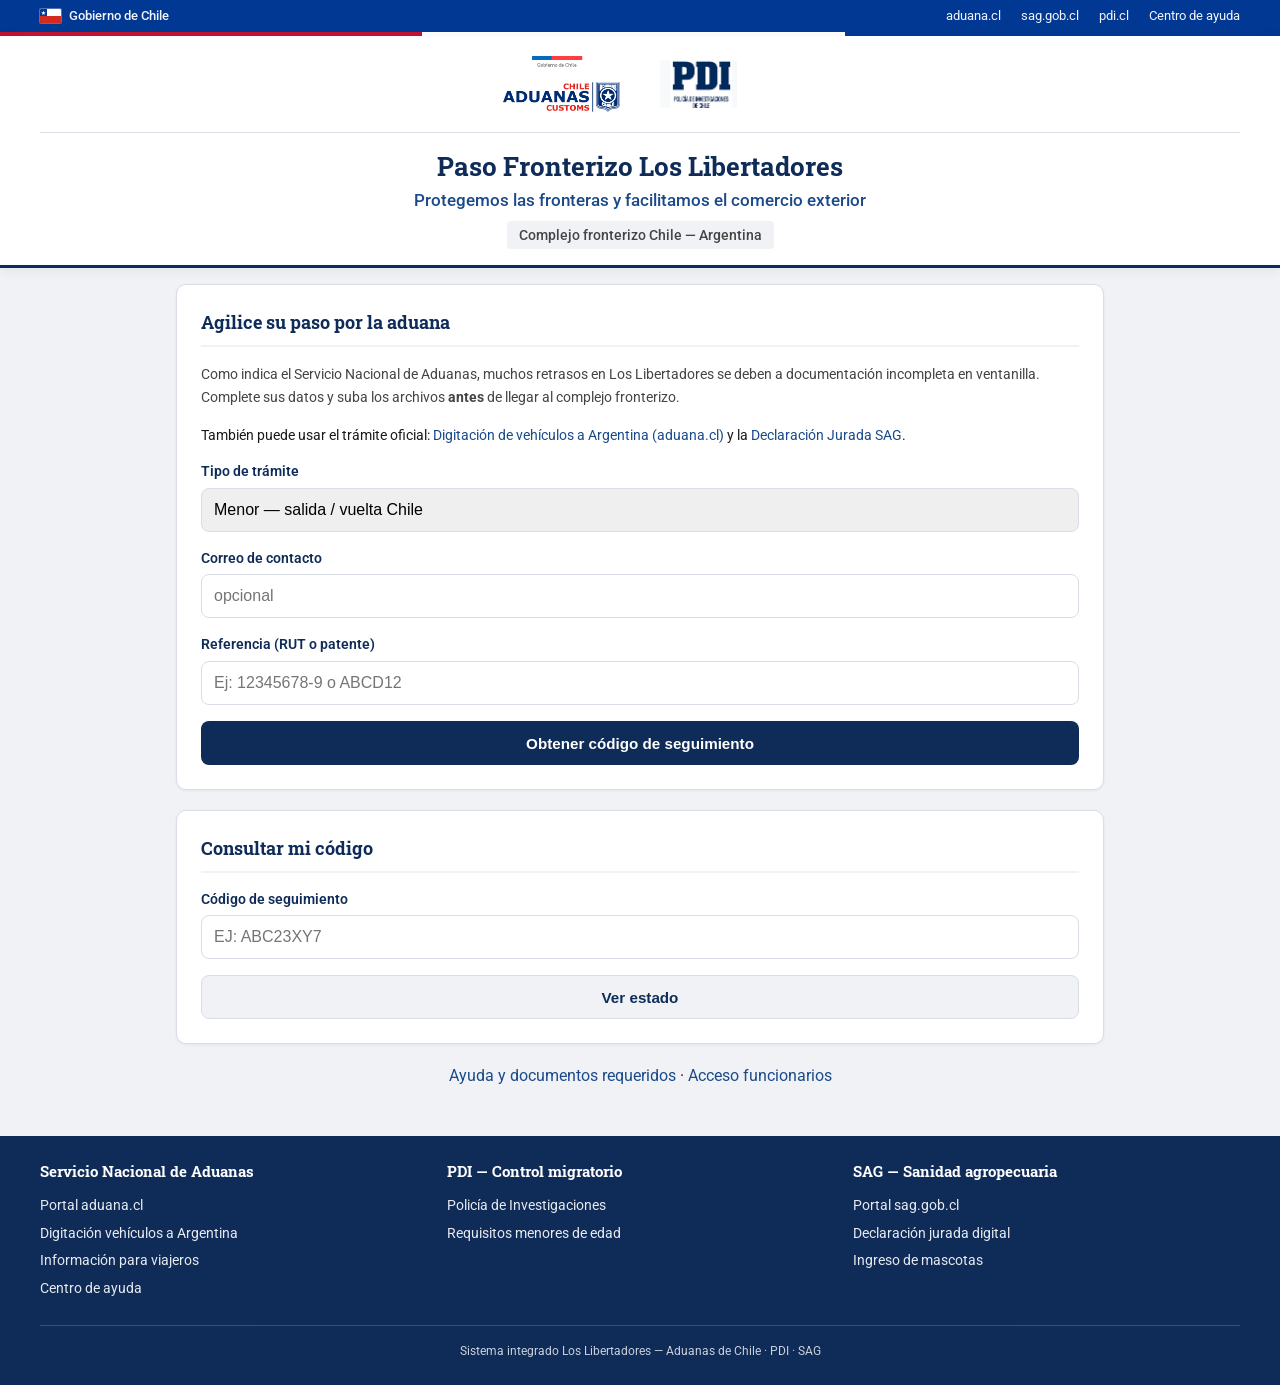
<file: frontend/pre-registro.html>
<!DOCTYPE html>
<html lang="es">
<head>
  <meta charset="UTF-8">
  <meta name="viewport" content="width=device-width, initial-scale=1.0, viewport-fit=cover">
  <meta name="theme-color" content="#0f2c59">
  <title>Pre-registro en línea — Los Libertadores</title>
  <link rel="stylesheet" href="css/styles.css">
  <link rel="stylesheet" href="css/institucional.css">
</head>
<body class="page-with-inst-header">
  <div id="gov-bar-container"></div>
  <div id="inst-header-container"></div>

  <main class="container" style="padding:1rem 1rem 2rem;flex:1">
    <div class="card">
      <h2>Agilice su paso por la aduana</h2>
      <p style="font-size:0.9rem;margin-bottom:1rem;color:#444;line-height:1.6">
        Como indica el Servicio Nacional de Aduanas, muchos retrasos en Los Libertadores se deben a documentación incompleta en ventanilla.
        Complete sus datos y suba los archivos <strong>antes</strong> de llegar al complejo fronterizo.
      </p>
      <p style="font-size:0.85rem;margin-bottom:1rem">
        También puede usar el trámite oficial:
        <a href="https://comext.aduana.cl/SNA_SCVM/vista/web/login.do" target="_blank" rel="noopener">Digitación de vehículos a Argentina (aduana.cl)</a>
        y la
        <a href="https://dj.sag.gob.cl/declaracion-jurada" target="_blank" rel="noopener">Declaración Jurada SAG</a>.
      </p>

      <form id="formPreRegistro">
        <div class="form-grid">
          <div class="full">
            <label>Tipo de trámite</label>
            <select name="tipoTramite" required>
              <option value="MENOR_SALIDA">Menor — salida / vuelta Chile</option>
              <option value="VEHICULO_SAT">Vehículo — SAT Chile-Argentina</option>
              <option value="DECLARACION_SAG">Declaración SAG / alimentos / mascotas</option>
              <option value="GENERAL">Otros documentos</option>
            </select>
          </div>
          <div class="full">
            <label>Correo de contacto</label>
            <input type="email" name="email" inputmode="email" placeholder="opcional">
          </div>
          <div class="full">
            <label>Referencia (RUT o patente)</label>
            <input name="referencia" placeholder="Ej: 12345678-9 o ABCD12">
          </div>
        </div>
        <div class="actions">
          <button type="submit" class="btn btn-primary btn-block">Obtener código de seguimiento</button>
        </div>
      </form>
      <div id="msgPre" class="message hidden"></div>
      <div id="codigoBox" class="codigo-box hidden"></div>
    </div>

    <div id="seccionUpload" class="card hidden">
      <h2>Subir documentos (PDF, JPG, PNG — máx. 5 MB)</h2>
      <form id="formUpload">
        <input type="hidden" name="codigoPreRegistro" id="codigoPreRegistro">
        <div class="form-grid">
          <div class="full">
            <label>Tipo de documento</label>
            <select name="tipoDocumento" required>
              <option value="CEDULA_PASAPORTE">Cédula o pasaporte vigente</option>
              <option value="PERMISO_NOTARIAL">Autorización notarial (menor)</option>
              <option value="PERMISO_JUDICIAL">Autorización judicial (menor)</option>
              <option value="AUTORIZACION_PADRE">Autorización del padre que no acompaña</option>
              <option value="SAT_VEHICULO">Formulario SAT / vehículo</option>
              <option value="DECLARACION_JURADA">Declaración jurada SAG</option>
              <option value="MASCOTA_SAG">Mascotas</option>
            </select>
          </div>
          <div class="full upload-zone">
            <input type="file" name="archivo" accept=".pdf,.jpg,.jpeg,.png,application/pdf,image/*" required>
            <p>Puede subir varios archivos, uno por cada envío.</p>
          </div>
        </div>
        <div class="actions">
          <button type="submit" class="btn btn-primary btn-block">Subir documento</button>
        </div>
      </form>
      <div id="msgUpload" class="message hidden"></div>
    </div>

    <div class="card">
      <h2>Consultar mi código</h2>
      <form id="formConsulta">
        <div class="form-grid">
          <div class="full">
            <label>Código de seguimiento</label>
            <input name="codigo" required placeholder="Ej: ABC23XY7" style="text-transform:uppercase">
          </div>
        </div>
        <div class="actions">
          <button type="submit" class="btn btn-secondary btn-block">Ver estado</button>
        </div>
      </form>
      <pre id="consultaResult" class="json-preview hidden"></pre>
    </div>

    <p style="text-align:center;margin:1rem 0">
      <a href="ayuda.html">Ayuda y documentos requeridos</a> ·
      <a href="index.html">Acceso funcionarios</a>
    </p>
  </main>

  <div id="inst-footer-container"></div>

  <script src="js/institucional-layout.js?v=4"></script>
  <script src="js/config.js"></script>
  <script src="js/api.js"></script>
  <script src="js/pre-registro.js"></script>
</body>
</html>
</file>
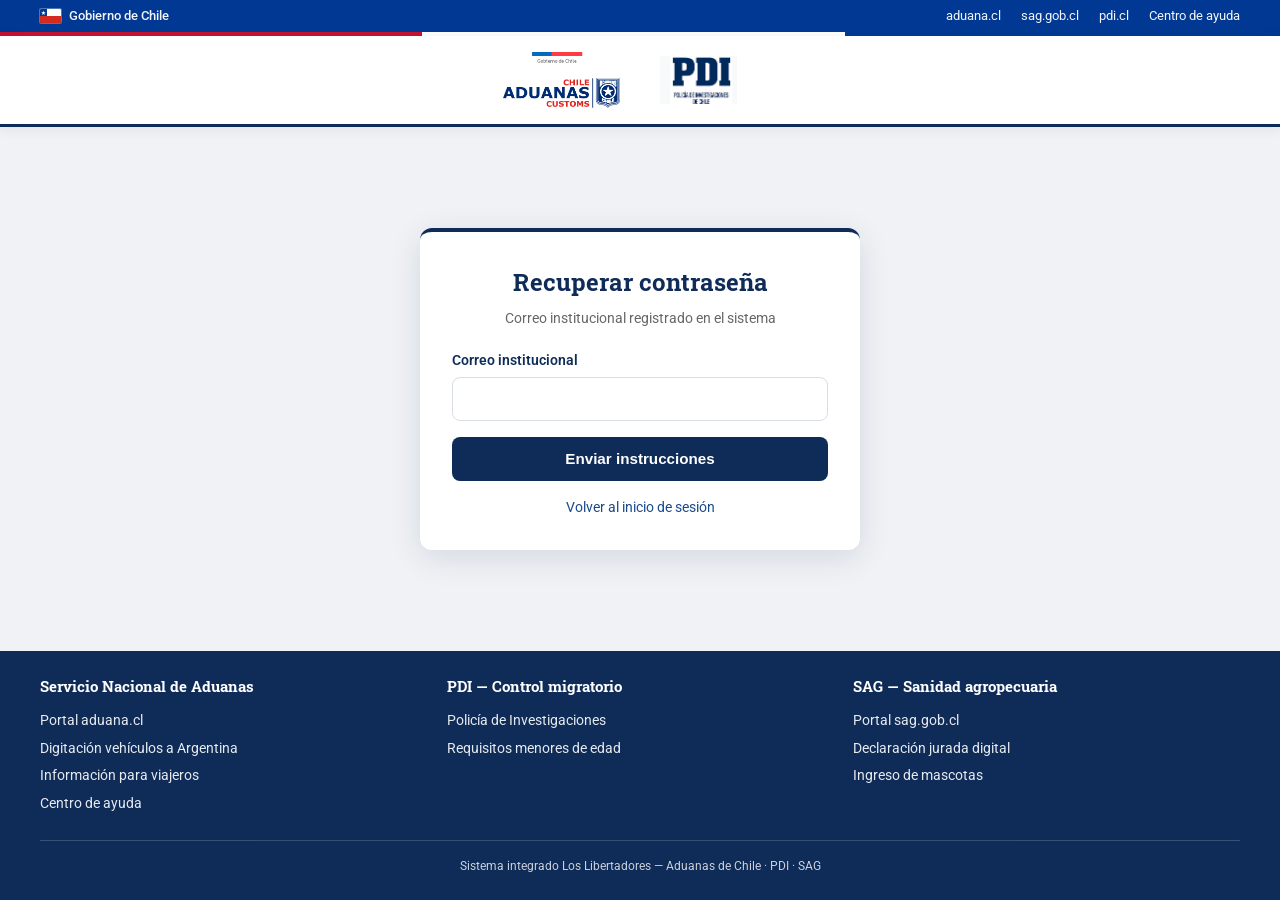
<file: frontend/recuperar.html>
<!DOCTYPE html>
<html lang="es">
<head>
  <meta charset="UTF-8">
  <meta name="viewport" content="width=device-width, initial-scale=1.0, viewport-fit=cover">
  <meta name="theme-color" content="#0f2c59">
  <title>Recuperar contraseña</title>
  <link rel="stylesheet" href="css/styles.css">
  <link rel="stylesheet" href="css/institucional.css">
</head>
<body class="page-with-inst-header">
  <div id="gov-bar-container"></div>
  <div id="inst-header-container" data-compact="true"></div>

  <main class="login-main">
    <div class="login-card inst-card">
      <h2 style="color:var(--aduana-azul);font-family:'Roboto Slab',serif;text-align:center;margin-bottom:0.5rem">Recuperar contraseña</h2>
      <p class="subtitle">Correo institucional registrado en el sistema</p>
      <form id="formRecuperar">
        <div class="form-grid">
          <div class="full">
            <label for="email">Correo institucional</label>
            <input type="email" id="email" required autocomplete="email" inputmode="email">
          </div>
        </div>
        <div class="actions">
          <button type="submit" class="btn btn-primary btn-block">Enviar instrucciones</button>
        </div>
      </form>
      <div id="msg" class="message hidden"></div>
      <div class="login-links">
        <a href="index.html">Volver al inicio de sesión</a>
      </div>
    </div>
  </main>

  <div id="inst-footer-container"></div>
  <script src="js/institucional-layout.js?v=4"></script>
  <script src="js/config.js"></script>
  <script src="js/api.js"></script>
  <script>
    document.getElementById("formRecuperar").addEventListener("submit", async (e) => {
      e.preventDefault();
      const msg = document.getElementById("msg");
      msg.className = "message hidden";
      try {
        const data = await apiRequest("/auth/recuperar", {
          method: "POST",
          body: JSON.stringify({ email: document.getElementById("email").value.trim() }),
        });
        let text = data.mensaje;
        if (data.enlaceRecuperacion) {
          text += "\n\nEnlace (entorno de prueba):\n" + data.enlaceRecuperacion;
        }
        msg.textContent = text;
        msg.className = "message success";
        msg.style.whiteSpace = "pre-wrap";
      } catch (err) {
        msg.textContent = err.message;
        msg.className = "message error";
      }
    });
  </script>
</body>
</html>
</file>
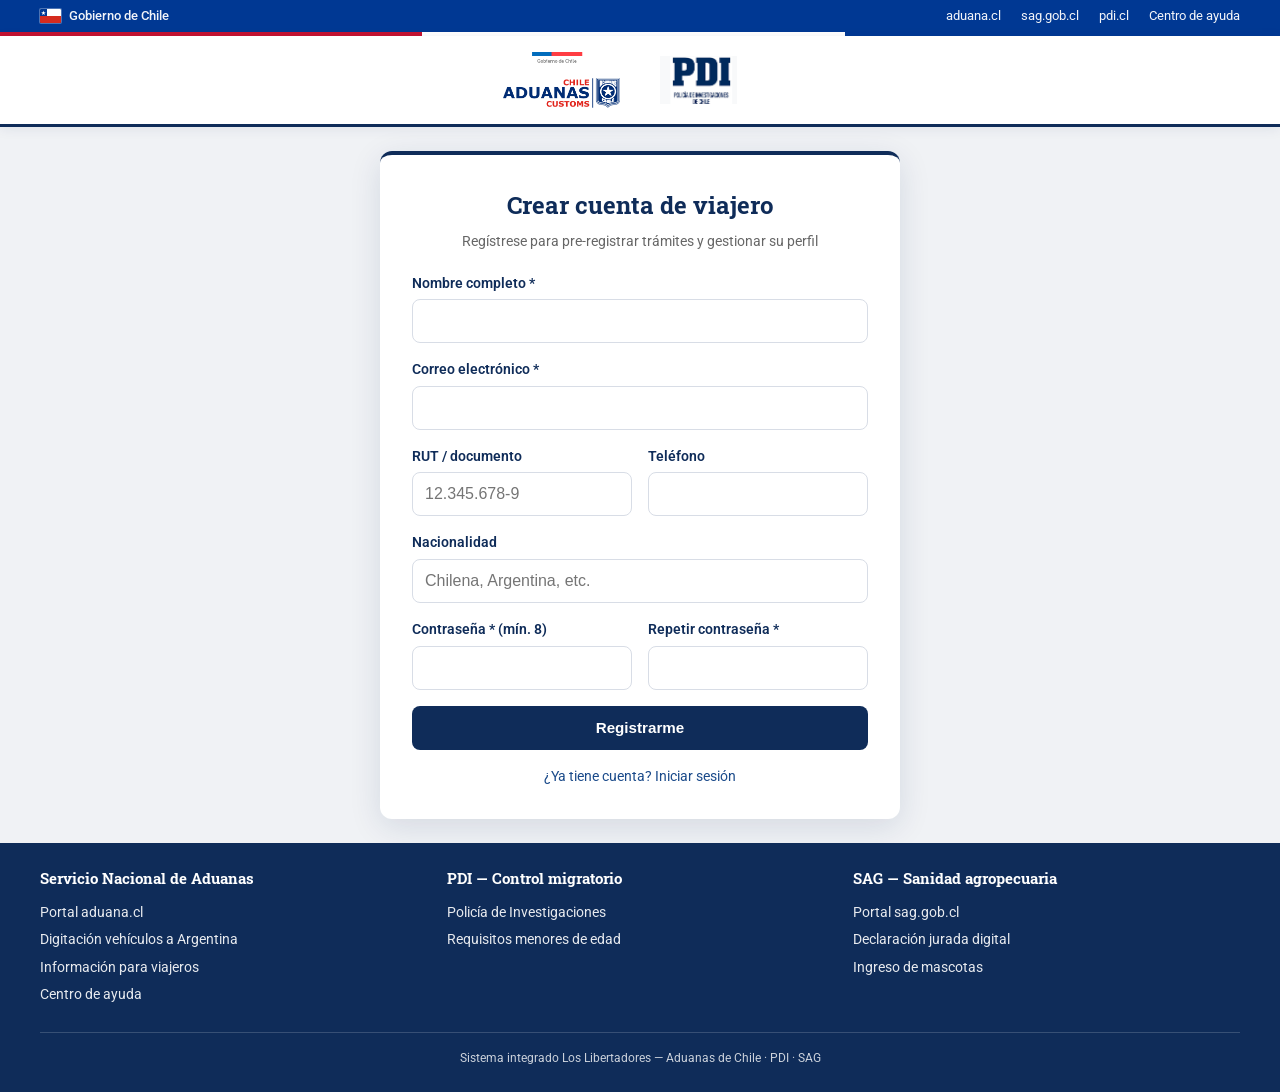
<file: frontend/registro.html>
<!DOCTYPE html>
<html lang="es">
<head>
  <meta charset="UTF-8">
  <meta name="viewport" content="width=device-width, initial-scale=1.0, viewport-fit=cover">
  <title>Crear cuenta — Los Libertadores</title>
  <link rel="stylesheet" href="css/styles.css">
  <link rel="stylesheet" href="css/institucional.css">
</head>
<body class="page-with-inst-header">
  <div id="gov-bar-container"></div>
  <div id="inst-header-container" data-compact="true"></div>

  <main class="login-main">
    <div class="login-card inst-card" style="max-width:520px;margin:0 auto">
      <h2 style="color:var(--aduana-azul);font-family:'Roboto Slab',serif;text-align:center">Crear cuenta de viajero</h2>
      <p class="subtitle" style="text-align:center">Regístrese para pre-registrar trámites y gestionar su perfil</p>
      <form id="formRegistro">
        <div class="form-grid">
          <div class="full">
            <label for="nombreCompleto">Nombre completo *</label>
            <input type="text" id="nombreCompleto" required>
          </div>
          <div class="full">
            <label for="email">Correo electrónico *</label>
            <input type="email" id="email" required autocomplete="email">
          </div>
          <div>
            <label for="rut">RUT / documento</label>
            <input type="text" id="rut" placeholder="12.345.678-9">
          </div>
          <div>
            <label for="telefono">Teléfono</label>
            <input type="tel" id="telefono">
          </div>
          <div class="full">
            <label for="nacionalidad">Nacionalidad</label>
            <input type="text" id="nacionalidad" placeholder="Chilena, Argentina, etc.">
          </div>
          <div>
            <label for="password">Contraseña * (mín. 8)</label>
            <input type="password" id="password" required minlength="8" autocomplete="new-password">
          </div>
          <div>
            <label for="password2">Repetir contraseña *</label>
            <input type="password" id="password2" required minlength="8" autocomplete="new-password">
          </div>
        </div>
        <div class="actions">
          <button type="submit" class="btn btn-primary btn-block">Registrarme</button>
        </div>
      </form>
      <div id="msgRegistro" class="message hidden"></div>
      <div id="enlaceVerificacion" class="message alert hidden" style="word-break:break-all"></div>
      <p class="login-links" style="margin-top:1rem;text-align:center">
        <a href="index.html#viajero">¿Ya tiene cuenta? Iniciar sesión</a>
      </p>
    </div>
  </main>

  <div id="inst-footer-container"></div>
  <script src="js/institucional-layout.js?v=5"></script>
  <script src="js/config.js"></script>
  <script src="js/api.js"></script>
  <script src="js/auth-common.js"></script>
  <script>
    document.getElementById("formRegistro").addEventListener("submit", async (e) => {
      e.preventDefault();
      const msg = document.getElementById("msgRegistro");
      const enlaceBox = document.getElementById("enlaceVerificacion");
      msg.className = "message hidden";
      enlaceBox.className = "message hidden";
      const p1 = document.getElementById("password").value;
      const p2 = document.getElementById("password2").value;
      if (p1 !== p2) {
        msg.textContent = "Las contraseñas no coinciden";
        msg.className = "message error";
        return;
      }
      const btn = e.target.querySelector('button[type="submit"]');
      setButtonLoading(btn, true, "Registrando…");
      try {
        const data = await apiRequest("/auth/viajero/registro", {
          method: "POST",
          body: JSON.stringify({
            nombreCompleto: document.getElementById("nombreCompleto").value.trim(),
            email: document.getElementById("email").value.trim(),
            rut: document.getElementById("rut").value.trim(),
            telefono: document.getElementById("telefono").value.trim(),
            nacionalidad: document.getElementById("nacionalidad").value.trim(),
            password: p1,
          }),
        });
        msg.textContent = data.mensaje;
        msg.className = "message success";
        if (data.enlaceVerificacion) {
          enlaceBox.innerHTML = "<strong>Verifique su correo con este enlace:</strong><br><a href=\"" +
            data.enlaceVerificacion + "\">" + data.enlaceVerificacion + "</a>";
          enlaceBox.className = "message alert";
        }
        e.target.reset();
      } catch (err) {
        msg.textContent = err.message;
        msg.className = "message error";
      } finally {
        setButtonLoading(btn, false);
      }
    });
  </script>
</body>
</html>
</file>
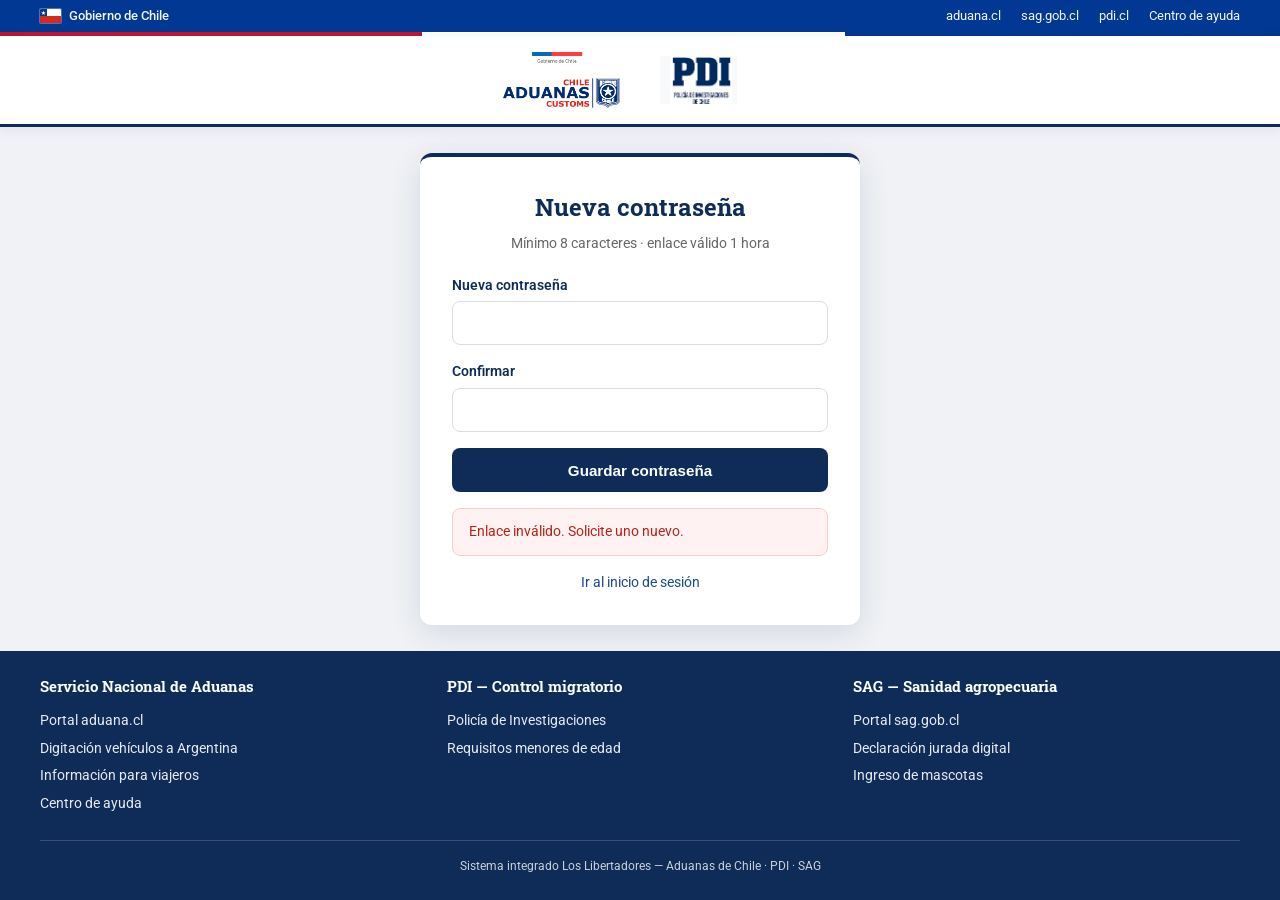
<file: frontend/restablecer.html>
<!DOCTYPE html>
<html lang="es">
<head>
  <meta charset="UTF-8">
  <meta name="viewport" content="width=device-width, initial-scale=1.0, viewport-fit=cover">
  <meta name="theme-color" content="#0f2c59">
  <title>Restablecer contraseña</title>
  <link rel="stylesheet" href="css/styles.css">
  <link rel="stylesheet" href="css/institucional.css">
</head>
<body class="page-with-inst-header">
  <div id="gov-bar-container"></div>
  <div id="inst-header-container" data-compact="true"></div>

  <main class="login-main">
    <div class="login-card inst-card">
      <h2 style="color:var(--aduana-azul);font-family:'Roboto Slab',serif;text-align:center;margin-bottom:0.5rem">Nueva contraseña</h2>
      <p class="subtitle">Mínimo 8 caracteres · enlace válido 1 hora</p>
      <form id="formRestablecer">
        <div class="form-grid">
          <div class="full">
            <label for="passwordNueva">Nueva contraseña</label>
            <input type="password" id="passwordNueva" required minlength="8" autocomplete="new-password">
          </div>
          <div class="full">
            <label for="passwordConfirm">Confirmar</label>
            <input type="password" id="passwordConfirm" required minlength="8" autocomplete="new-password">
          </div>
        </div>
        <div class="actions">
          <button type="submit" class="btn btn-primary btn-block">Guardar contraseña</button>
        </div>
      </form>
      <div id="msg" class="message hidden"></div>
      <div class="login-links">
        <a href="index.html">Ir al inicio de sesión</a>
      </div>
    </div>
  </main>

  <div id="inst-footer-container"></div>
  <script src="js/institucional-layout.js?v=4"></script>
  <script src="js/config.js"></script>
  <script src="js/api.js"></script>
  <script>
    const token = getQueryParam("token");
    if (!token) {
      document.getElementById("msg").textContent = "Enlace inválido. Solicite uno nuevo.";
      document.getElementById("msg").className = "message error";
    }
    document.getElementById("formRestablecer").addEventListener("submit", async (e) => {
      e.preventDefault();
      const msg = document.getElementById("msg");
      const p1 = document.getElementById("passwordNueva").value;
      const p2 = document.getElementById("passwordConfirm").value;
      if (p1 !== p2) {
        msg.textContent = "Las contraseñas no coinciden";
        msg.className = "message error";
        return;
      }
      try {
        const data = await apiRequest("/auth/restablecer", {
          method: "POST",
          body: JSON.stringify({ token, passwordNueva: p1 }),
        });
        msg.textContent = data.mensaje;
        msg.className = "message success";
        setTimeout(() => { window.location.href = "index.html"; }, 2000);
      } catch (err) {
        msg.textContent = err.message;
        msg.className = "message error";
      }
    });
  </script>
</body>
</html>
</file>
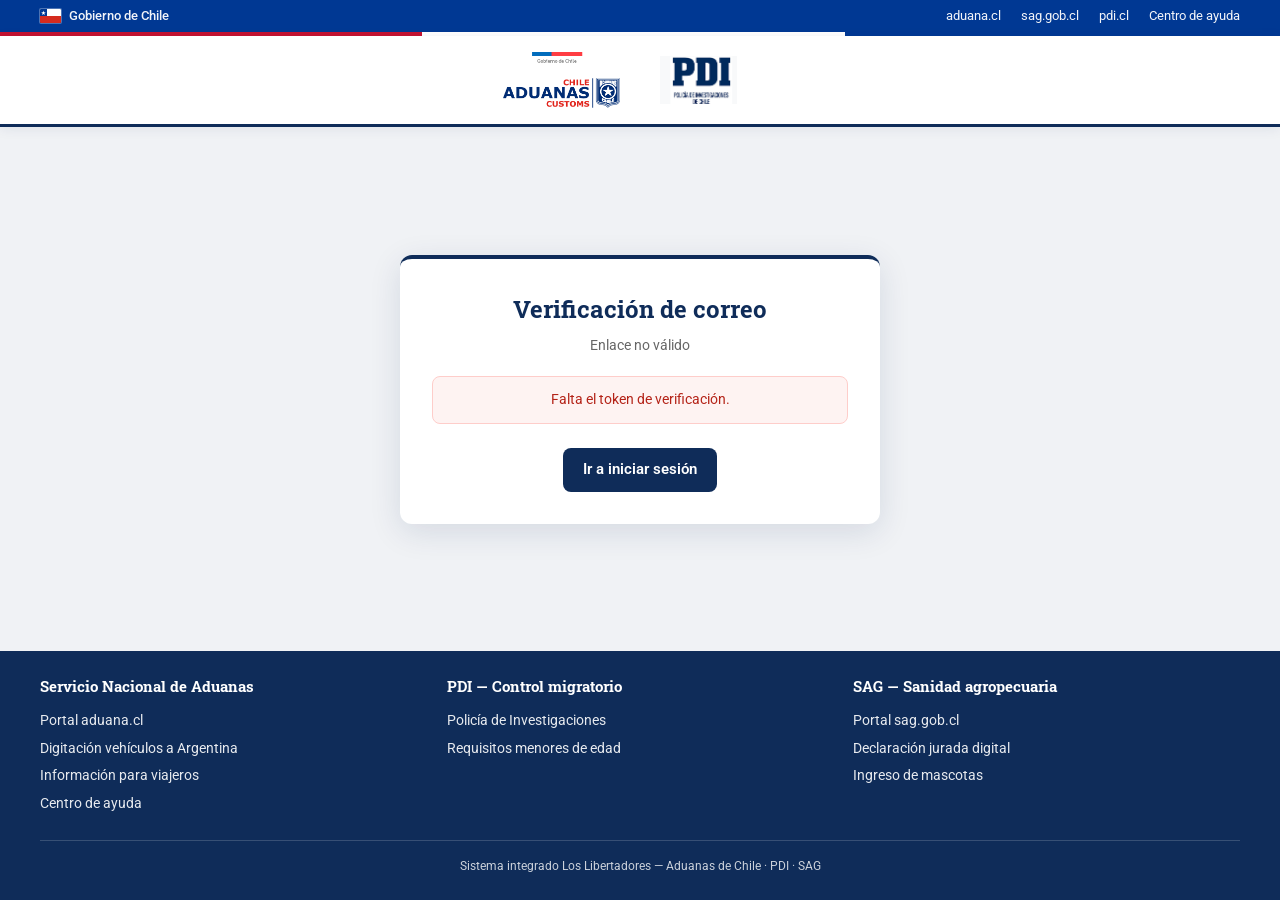
<file: frontend/verificar-correo.html>
<!DOCTYPE html>
<html lang="es">
<head>
  <meta charset="UTF-8">
  <meta name="viewport" content="width=device-width, initial-scale=1.0, viewport-fit=cover">
  <title>Verificar correo — Los Libertadores</title>
  <link rel="stylesheet" href="css/styles.css">
  <link rel="stylesheet" href="css/institucional.css">
</head>
<body class="page-with-inst-header">
  <div id="gov-bar-container"></div>
  <div id="inst-header-container" data-compact="true"></div>

  <main class="login-main">
    <div class="login-card inst-card" style="max-width:480px;margin:0 auto;text-align:center">
      <h2 style="color:var(--aduana-azul);font-family:'Roboto Slab',serif">Verificación de correo</h2>
      <p id="estadoVerificacion" class="subtitle">Validando su cuenta…</p>
      <div id="msgVerificar" class="message hidden"></div>
      <p style="margin-top:1.5rem">
        <a href="index.html#viajero" class="btn btn-primary">Ir a iniciar sesión</a>
      </p>
    </div>
  </main>

  <div id="inst-footer-container"></div>
  <script src="js/institucional-layout.js?v=5"></script>
  <script src="js/config.js"></script>
  <script src="js/api.js"></script>
  <script>
    (async () => {
      const token = getQueryParam("token");
      const estado = document.getElementById("estadoVerificacion");
      const msg = document.getElementById("msgVerificar");
      if (!token) {
        estado.textContent = "Enlace no válido";
        msg.textContent = "Falta el token de verificación.";
        msg.className = "message error";
        return;
      }
      try {
        const data = await apiRequest("/auth/viajero/verificar?token=" + encodeURIComponent(token));
        estado.textContent = "¡Cuenta activada!";
        msg.textContent = data.mensaje;
        msg.className = "message success";
      } catch (err) {
        estado.textContent = "No se pudo verificar";
        msg.textContent = err.message;
        msg.className = "message error";
      }
    })();
  </script>
</body>
</html>
</file>
<file: frontend/css/styles.css>
:root {
  --azul-marino: #0f2c59;
  --blanco: #ffffff;
  --gris-claro: #f0f2f5;
  --gris-borde: #d8dde6;
  --acento: #1a4a8a;
  --error: #b42318;
  --exito: #067647;
  --alerta: #b54708;
  --header-h: 56px;
  --nav-w: 280px;
  --safe-bottom: env(safe-area-inset-bottom, 0);
  --safe-top: env(safe-area-inset-top, 0);
}

*,
*::before,
*::after {
  box-sizing: border-box;
  margin: 0;
  padding: 0;
}

html {
  -webkit-text-size-adjust: 100%;
  scroll-behavior: smooth;
}

body {
  font-family: "Segoe UI", system-ui, -apple-system, BlinkMacSystemFont, sans-serif;
  background: var(--gris-claro);
  color: #1a1a1a;
  min-height: 100vh;
  min-height: 100dvh;
  line-height: 1.5;
  font-size: 16px;
}

img, svg {
  max-width: 100%;
  height: auto;
}

a {
  color: var(--acento);
  text-decoration: none;
}

a:hover {
  text-decoration: underline;
}

/* Header responsive */
.site-header {
  background: var(--azul-marino);
  color: var(--blanco);
  padding: calc(0.75rem + var(--safe-top)) 1rem 0.75rem;
  position: sticky;
  top: 0;
  z-index: 100;
  box-shadow: 0 2px 8px rgba(15, 44, 89, 0.25);
}

.site-header .header-inner {
  max-width: 1200px;
  margin: 0 auto;
  display: flex;
  align-items: center;
  justify-content: space-between;
  gap: 0.75rem;
}

.site-header h1 {
  font-size: clamp(0.95rem, 3vw, 1.25rem);
  font-weight: 600;
  line-height: 1.2;
}

.header-actions {
  display: flex;
  align-items: center;
  gap: 0.5rem;
  flex-shrink: 0;
}

.badge {
  background: rgba(255, 255, 255, 0.15);
  padding: 0.35rem 0.6rem;
  border-radius: 4px;
  font-size: clamp(0.7rem, 2.5vw, 0.85rem);
  max-width: 140px;
  overflow: hidden;
  text-overflow: ellipsis;
  white-space: nowrap;
}

@media (min-width: 480px) {
  .badge { max-width: none; }
}

.menu-toggle {
  display: flex;
  align-items: center;
  justify-content: center;
  width: 44px;
  height: 44px;
  background: rgba(255, 255, 255, 0.12);
  border: none;
  border-radius: 8px;
  color: var(--blanco);
  cursor: pointer;
  font-size: 1.4rem;
}

@media (min-width: 900px) {
  .menu-toggle { display: none; }
}

/* Layout panel con sidebar */
.app-layout {
  display: flex;
  max-width: 1200px;
  margin: 0 auto;
  min-height: calc(100dvh - var(--header-h));
}

.sidebar {
  position: fixed;
  top: 0;
  left: 0;
  width: min(var(--nav-w), 85vw);
  height: 100dvh;
  background: var(--azul-marino);
  color: var(--blanco);
  padding: calc(var(--header-h) + var(--safe-top)) 0 1rem;
  transform: translateX(-100%);
  transition: transform 0.25s ease;
  z-index: 200;
  overflow-y: auto;
}

.sidebar.open {
  transform: translateX(0);
}

.sidebar-overlay {
  display: none;
  position: fixed;
  inset: 0;
  background: rgba(0, 0, 0, 0.45);
  z-index: 150;
}

.sidebar-overlay.visible {
  display: block;
}

@media (min-width: 900px) {
  .sidebar {
    position: sticky;
    top: var(--header-h);
    height: calc(100dvh - var(--header-h));
    transform: none;
    flex: 0 0 var(--nav-w);
  }
  .sidebar-overlay { display: none !important; }
}

.sidebar nav a {
  display: block;
  color: rgba(255, 255, 255, 0.9);
  padding: 0.85rem 1.25rem;
  font-size: 0.95rem;
  border-left: 3px solid transparent;
  text-decoration: none;
}

.sidebar nav a:hover,
.sidebar nav a.active {
  background: rgba(255, 255, 255, 0.1);
  border-left-color: var(--blanco);
  text-decoration: none;
}

.main-content {
  flex: 1;
  padding: 1rem;
  padding-bottom: calc(1.5rem + var(--safe-bottom));
  width: 100%;
  min-width: 0;
}

@media (min-width: 900px) {
  .main-content { padding: 1.5rem 2rem; }
}

.container {
  max-width: 960px;
  margin: 0 auto;
  padding: 0 0.5rem;
}

.container-narrow {
  max-width: 520px;
  margin: 0 auto;
}

/* Cards */
.card {
  background: var(--blanco);
  border: 1px solid var(--gris-borde);
  border-radius: 10px;
  padding: clamp(1rem, 3vw, 1.5rem);
  margin-bottom: 1.25rem;
  box-shadow: 0 1px 3px rgba(15, 44, 89, 0.06);
}

.card h2 {
  color: var(--azul-marino);
  font-size: clamp(1rem, 2.5vw, 1.15rem);
  margin-bottom: 1rem;
  padding-bottom: 0.5rem;
  border-bottom: 2px solid var(--gris-claro);
}

.card h3 {
  color: var(--azul-marino);
  font-size: 0.95rem;
  margin: 1rem 0 0.5rem;
}

/* Forms */
.form-grid {
  display: grid;
  grid-template-columns: 1fr;
  gap: 1rem;
}

@media (min-width: 600px) {
  .form-grid { grid-template-columns: 1fr 1fr; }
}

.form-grid .full {
  grid-column: 1 / -1;
}

label {
  display: block;
  font-size: 0.875rem;
  font-weight: 600;
  color: var(--azul-marino);
  margin-bottom: 0.35rem;
}

input,
select,
textarea {
  width: 100%;
  padding: 0.75rem;
  border: 1px solid var(--gris-borde);
  border-radius: 8px;
  font-size: 1rem;
  min-height: 44px;
  -webkit-appearance: none;
  appearance: none;
}

textarea {
  min-height: 100px;
  resize: vertical;
}

input[type="checkbox"],
input[type="radio"] {
  width: auto;
  min-height: auto;
  margin-right: 0.5rem;
  vertical-align: middle;
}

input[type="file"] {
  padding: 0.5rem;
  font-size: 0.9rem;
}

input:focus,
select:focus,
textarea:focus {
  outline: 2px solid var(--acento);
  outline-offset: 1px;
  border-color: var(--acento);
}

.check-row {
  display: flex;
  align-items: flex-start;
  gap: 0.5rem;
  margin-bottom: 0.75rem;
}

.check-row label {
  font-weight: 500;
  margin: 0;
}

/* Buttons - touch friendly min 44px */
.btn {
  display: inline-flex;
  align-items: center;
  justify-content: center;
  min-height: 44px;
  padding: 0.65rem 1.25rem;
  border: none;
  border-radius: 8px;
  font-weight: 600;
  cursor: pointer;
  font-size: 0.95rem;
  transition: background 0.2s, transform 0.1s;
  text-decoration: none;
  white-space: nowrap;
}

.btn:active {
  transform: scale(0.98);
}

.btn-block {
  width: 100%;
}

.btn-primary {
  background: var(--azul-marino);
  color: var(--blanco);
}

.btn-primary:hover {
  background: var(--acento);
}

.btn-secondary {
  background: var(--gris-claro);
  color: var(--azul-marino);
  border: 1px solid var(--gris-borde);
}

.btn-link {
  background: none;
  border: none;
  color: var(--acento);
  padding: 0.5rem;
  min-height: auto;
  font-weight: 500;
  cursor: pointer;
  text-decoration: underline;
}

.actions {
  margin-top: 1rem;
  display: flex;
  flex-wrap: wrap;
  gap: 0.75rem;
}

.hidden {
  display: none !important;
}

.codigo-box {
  margin-top: 1rem;
  padding: 1rem;
  background: #e8f4fc;
  border: 2px dashed var(--aduana-azul-claro);
  border-radius: 8px;
  font-size: 1.25rem;
  font-weight: 700;
  text-align: center;
  letter-spacing: 0.15em;
  color: var(--aduana-azul);
}

.tramite-list {
  list-style: none;
  padding: 0;
}

.tramite-list li {
  padding: 0.75rem 0;
  border-bottom: 1px solid var(--gris-borde);
}

/* Login */
.login-wrapper {
  min-height: 100dvh;
  display: flex;
  flex-direction: column;
  align-items: center;
  justify-content: center;
  padding: 1rem;
  padding-top: calc(1rem + var(--safe-top));
  padding-bottom: calc(1rem + var(--safe-bottom));
  background: linear-gradient(160deg, var(--azul-marino) 0%, #1a4a8a 100%);
}

.login-card {
  width: 100%;
  max-width: 420px;
  background: var(--blanco);
  border-radius: 12px;
  padding: clamp(1.25rem, 4vw, 2rem);
  box-shadow: 0 12px 40px rgba(0, 0, 0, 0.2);
}

.login-card h1 {
  color: var(--azul-marino);
  text-align: center;
  font-size: clamp(1.25rem, 4vw, 1.5rem);
}

.subtitle {
  text-align: center;
  color: #666;
  font-size: 0.9rem;
  margin: 0.5rem 0 1.25rem;
}

.login-links {
  margin-top: 1rem;
  text-align: center;
  font-size: 0.9rem;
  display: flex;
  flex-direction: column;
  gap: 0.5rem;
}

.login-links a {
  color: var(--acento);
}

/* Messages */
.message {
  padding: 0.75rem 1rem;
  border-radius: 8px;
  margin-top: 1rem;
  font-size: 0.9rem;
  word-break: break-word;
}

.message.error {
  background: #fef3f2;
  color: var(--error);
  border: 1px solid #fecdca;
}

.message.success {
  background: #ecfdf3;
  color: var(--exito);
  border: 1px solid #abefc6;
}

.message.alert {
  background: #fffaeb;
  color: var(--alerta);
  border: 1px solid #fedf89;
}

.message.info {
  background: #eff8ff;
  color: var(--acento);
  border: 1px solid #b2ddff;
}

/* Help / FAQ */
.help-list {
  list-style: none;
}

.help-list li {
  margin-bottom: 1rem;
  padding-bottom: 1rem;
  border-bottom: 1px solid var(--gris-borde);
}

.help-list li:last-child {
  border-bottom: none;
}

.help-list strong {
  color: var(--azul-marino);
  display: block;
  margin-bottom: 0.35rem;
}

.codigo-box {
  background: var(--gris-claro);
  border: 2px dashed var(--azul-marino);
  border-radius: 8px;
  padding: 1rem;
  text-align: center;
  font-size: 1.5rem;
  font-weight: 700;
  letter-spacing: 0.15em;
  color: var(--azul-marino);
  margin: 1rem 0;
  word-break: break-all;
}

/* Reportes — resumen institucional */
.report-resumen {
  margin-top: 1.25rem;
}

.report-resumen-meta {
  font-size: 0.85rem;
  color: #666;
  margin-bottom: 1rem;
}

.report-stats-grid {
  display: grid;
  grid-template-columns: repeat(2, 1fr);
  gap: 0.75rem;
  margin-bottom: 1.25rem;
}

@media (min-width: 768px) {
  .report-stats-grid {
    grid-template-columns: repeat(3, 1fr);
  }
}

.report-stat-card {
  background: linear-gradient(135deg, #f0f4fa 0%, #fff 100%);
  border: 1px solid var(--gris-borde);
  border-left: 4px solid var(--aduana-azul);
  border-radius: 8px;
  padding: 1rem;
}

.report-stat-card.alert-stat {
  border-left-color: var(--gov-rojo, #c41230);
}

.report-stat-card .stat-value {
  font-family: "Roboto Slab", serif;
  font-size: 1.75rem;
  font-weight: 700;
  color: var(--aduana-azul);
  line-height: 1.2;
}

.report-stat-card.alert-stat .stat-value {
  color: var(--gov-rojo, #c41230);
}

.report-stat-card .stat-label {
  font-size: 0.78rem;
  color: #555;
  margin-top: 0.35rem;
  line-height: 1.3;
}

.report-table {
  width: 100%;
  border-collapse: collapse;
  font-size: 0.9rem;
}

.report-table th {
  background: var(--aduana-azul);
  color: #fff;
  text-align: left;
  padding: 0.65rem 0.85rem;
  font-weight: 600;
}

.report-table th:last-child {
  text-align: right;
}

.report-table td {
  padding: 0.6rem 0.85rem;
  border-bottom: 1px solid var(--gris-borde);
  color: var(--azul-marino, #0f2c59);
}

.report-table td:last-child {
  text-align: right;
  font-weight: 600;
}

.report-table tbody tr:nth-child(even) {
  background: var(--gris-claro);
}

pre.json-preview {
  margin-top: 1rem;
  background: var(--gris-claro);
  padding: 1rem;
  border-radius: 8px;
  font-size: 0.8rem;
  overflow-x: auto;
  max-height: 300px;
}

.upload-zone {
  border: 2px dashed var(--gris-borde);
  border-radius: 8px;
  padding: 1.25rem;
  text-align: center;
  background: #fafbfc;
}

.upload-zone p {
  font-size: 0.85rem;
  color: #666;
  margin-top: 0.5rem;
}

.footer-public {
  text-align: center;
  padding: 1rem;
  color: rgba(255, 255, 255, 0.85);
  font-size: 0.85rem;
}

.footer-public a {
  color: var(--blanco);
  text-decoration: underline;
}

/* Tablet */
@media (min-width: 600px) and (max-width: 899px) {
  .actions .btn {
    flex: 1 1 auto;
    min-width: 140px;
  }
}

/* Desktop enhancements */
@media (min-width: 1200px) {
  .main-content {
    padding: 2rem 2.5rem;
  }
}

/* Reduced motion */
@media (prefers-reduced-motion: reduce) {
  *, *::before, *::after {
    animation-duration: 0.01ms !important;
    transition-duration: 0.01ms !important;
  }
}
</file>
<file: frontend/css/institucional.css>
/* Estilo institucional — alineado a Kit Digital / aduana.cl */

@import url("https://fonts.googleapis.com/css2?family=Roboto+Slab:wght@400;600;700&family=Roboto:wght@400;500;700&display=swap");

:root {
  --gov-rojo: #c41230;
  --gov-azul: #003893;
  --aduana-azul: #0f2c59;
  --aduana-azul-claro: #1a4a8a;
  --franja-altura: 4px;
}

body {
  font-family: "Roboto", "Segoe UI", system-ui, sans-serif;
}

h1, h2, h3, .brand-title {
  font-family: "Roboto Slab", "Roboto", serif;
}

/* Barra Gobierno de Chile */
.gov-bar {
  background: var(--gov-azul);
  color: #fff;
  font-size: 0.8rem;
  padding: 0.4rem 1rem;
  padding-top: calc(0.4rem + var(--safe-top, 0));
}

.gov-bar-inner {
  max-width: 1200px;
  margin: 0 auto;
  display: flex;
  flex-wrap: wrap;
  align-items: center;
  justify-content: space-between;
  gap: 0.5rem;
}

.gov-bar a {
  color: #fff;
  text-decoration: none;
  opacity: 0.95;
}

.gov-bar a:hover {
  text-decoration: underline;
}

.gov-bar-chile {
  display: flex;
  align-items: center;
  gap: 0.5rem;
  font-weight: 500;
  flex-wrap: wrap;
}

.gov-bar-sep {
  opacity: 0.6;
  user-select: none;
}

.gov-bar-flag {
  width: 21px;
  height: 14px;
  position: relative;
  background: linear-gradient(180deg, #fff 50%, #d52b1e 50%);
  box-shadow: 0 0 0 1px rgba(255,255,255,0.3);
  flex-shrink: 0;
  overflow: hidden;
  border-radius: 1px;
}

.gov-bar-flag::before {
  content: "";
  position: absolute;
  top: 0;
  left: 0;
  width: 7px;
  height: 7px;
  background-color: #003893;
}

.gov-bar-flag::after {
  content: "\2605"; /* Estrella blanca ★ */
  position: absolute;
  top: 0;
  left: 0;
  width: 7px;
  height: 7px;
  color: #fff;
  font-size: 6px;
  display: flex;
  align-items: center;
  justify-content: center;
}

.gov-bar-links {
  display: flex;
  flex-wrap: wrap;
  gap: 0.75rem 1.25rem;
}

.gov-franja {
  height: var(--franja-altura);
  background: linear-gradient(90deg, var(--gov-rojo) 0%, var(--gov-rojo) 33%, #fff 33%, #fff 66%, var(--gov-azul) 66%);
}

/* Cabecera institucional con logos */
.inst-brand-header {
  background: var(--blanco);
  border-bottom: 3px solid var(--aduana-azul);
  padding: 1rem;
  box-shadow: 0 2px 12px rgba(15, 44, 89, 0.08);
}

.inst-brand-inner {
  max-width: 1200px;
  margin: 0 auto;
}

.inst-logos-row {
  display: flex;
  flex-wrap: wrap;
  align-items: center;
  justify-content: center;
  gap: 1rem 1.5rem;
  padding-bottom: 1rem;
  border-bottom: 1px solid var(--gris-borde);
  margin-bottom: 1rem;
}

.inst-logo-link {
  display: flex;
  align-items: center;
  justify-content: center;
  min-height: 48px;
  padding: 0.25rem;
  transition: opacity 0.2s;
}

.inst-logo-link:hover {
  opacity: 0.85;
}

.inst-logo-link img {
  max-height: 44px;
  width: auto;
  max-width: 160px;
  object-fit: contain;
}

@media (min-width: 768px) {
  .inst-logo-link img {
    max-height: 52px;
    max-width: 200px;
  }
}

.inst-logo-aduana img {
  max-height: 56px;
  max-width: 220px;
}

.inst-hero-text {
  text-align: center;
}

.inst-hero-text .brand-title {
  color: var(--aduana-azul);
  font-size: clamp(1.15rem, 4vw, 1.65rem);
  font-weight: 700;
  line-height: 1.25;
  margin-bottom: 0.35rem;
}

.inst-hero-text .brand-slogan {
  color: var(--aduana-azul-claro);
  font-size: clamp(0.9rem, 2.5vw, 1.05rem);
  font-weight: 500;
}

.inst-hero-text .brand-pass {
  display: inline-block;
  margin-top: 0.5rem;
  padding: 0.25rem 0.75rem;
  background: var(--gris-claro);
  border-radius: 4px;
  font-size: 0.85rem;
  color: #444;
  font-weight: 500;
}

/* Aviso académico */
.aviso-academico {
  background: #fff8e6;
  border: 1px solid #f5d78e;
  border-left: 4px solid var(--alerta);
  padding: 0.65rem 1rem;
  font-size: 0.8rem;
  color: #5c4a1f;
  margin: 0 auto 1rem;
  max-width: 1200px;
  border-radius: 0 6px 6px 0;
}

.aviso-academico a {
  color: var(--aduana-azul-claro);
  font-weight: 600;
}

/* Login con cabecera institucional */
.page-with-inst-header {
  min-height: 100dvh;
  display: flex;
  flex-direction: column;
  background: var(--gris-claro);
}

.page-with-inst-header .login-main {
  flex: 1;
  display: flex;
  align-items: center;
  justify-content: center;
  padding: 1.5rem 1rem;
  padding-bottom: calc(1.5rem + var(--safe-bottom, 0));
}

.login-card.inst-card {
  max-width: 440px;
  box-shadow: 0 8px 32px rgba(15, 44, 89, 0.12);
  border-top: 4px solid var(--aduana-azul);
}

.login-card .access-tabs {
  display: grid;
  grid-template-columns: 1fr 1fr;
  gap: 0.5rem;
  margin-bottom: 1.25rem;
}

.login-card .access-tabs button.access-tab {
  border: 1px solid var(--gris-borde);
  background: var(--gris-claro);
  cursor: pointer;
  font-family: inherit;
}

.login-card .access-tab {
  text-align: center;
  padding: 0.6rem;
  border-radius: 6px;
  font-size: 0.85rem;
  font-weight: 600;
  background: var(--gris-claro);
  color: var(--aduana-azul);
  border: 1px solid var(--gris-borde);
  text-decoration: none;
}

.login-card .access-tab.active {
  background: var(--aduana-azul);
  color: #fff;
  border-color: var(--aduana-azul);
}

.login-card .access-tab:hover:not(.active) {
  background: #e8ecf2;
  text-decoration: none;
}

/* Footer institucional */
.inst-footer {
  background: var(--aduana-azul);
  color: rgba(255, 255, 255, 0.92);
  padding: 1.5rem 1rem;
  padding-bottom: calc(1.5rem + var(--safe-bottom, 0));
  margin-top: auto;
}

.inst-footer-inner {
  max-width: 1200px;
  margin: 0 auto;
}

.inst-footer h3 {
  font-size: 0.95rem;
  margin-bottom: 0.75rem;
  color: #fff;
}

.inst-footer-grid {
  display: grid;
  grid-template-columns: 1fr;
  gap: 1.25rem;
}

@media (min-width: 600px) {
  .inst-footer-grid {
    grid-template-columns: repeat(2, 1fr);
  }
}

@media (min-width: 900px) {
  .inst-footer-grid {
    grid-template-columns: repeat(3, 1fr);
  }
}

.inst-footer ul {
  list-style: none;
  font-size: 0.88rem;
}

.inst-footer li {
  margin-bottom: 0.4rem;
}

.inst-footer a {
  color: rgba(255, 255, 255, 0.9);
  text-decoration: none;
}

.inst-footer a:hover {
  text-decoration: underline;
  color: #fff;
}

.inst-footer-bottom {
  margin-top: 1.25rem;
  padding-top: 1rem;
  border-top: 1px solid rgba(255, 255, 255, 0.2);
  font-size: 0.78rem;
  opacity: 0.85;
  text-align: center;
}

/* Panel: cabecera con logos compactos */
.site-header.inst-panel-header {
  background: var(--aduana-azul);
  padding: 0.5rem 1rem;
  padding-top: calc(0.5rem + var(--safe-top, 0));
}

.site-header.inst-panel-header .header-logos-mini {
  display: flex;
  align-items: center;
  gap: 0.5rem;
  flex: 1;
  min-width: 0;
}

.site-header.inst-panel-header .header-logos-mini img {
  height: 28px;
  width: auto;
  max-width: 72px;
  object-fit: contain;
  filter: brightness(0) invert(1);
  opacity: 0.95;
}

.site-header.inst-panel-header .header-logos-mini .logo-aduana-mini {
  filter: none;
  height: 32px;
  max-width: 90px;
}

.site-header.inst-panel-header .header-logos-mini .logo-pdi-mini {
  filter: none;
  height: 30px;
  max-width: 100px;
  opacity: 1;
}

.inst-logo-link.logo-pdi-wrap img,
.quick-link-pdi img {
  height: 48px;
  max-width: 200px;
  object-fit: contain;
  background: #fff;
  padding: 4px 8px;
  border-radius: 4px;
  box-sizing: content-box;
}

.logo-pdi {
  background: #fff;
  padding: 2px 6px;
  border-radius: 3px;
}

.site-header.inst-panel-header h1 {
  font-size: 0.85rem;
  white-space: nowrap;
  overflow: hidden;
  text-overflow: ellipsis;
}

@media (min-width: 768px) {
  .site-header.inst-panel-header h1 {
    font-size: 1rem;
  }
  .site-header.inst-panel-header .header-logos-mini img {
    height: 32px;
  }
}

/* Tarjetas de acceso rápido (inicio público) */
.quick-links {
  display: grid;
  grid-template-columns: 1fr;
  gap: 1rem;
  max-width: 900px;
  margin: 0 auto 1.5rem;
}

@media (min-width: 600px) {
  .quick-links {
    grid-template-columns: repeat(3, 1fr);
  }
}

.quick-link-card {
  background: var(--blanco);
  border: 1px solid var(--gris-borde);
  border-radius: 10px;
  padding: 1.25rem;
  text-align: center;
  text-decoration: none;
  color: inherit;
  transition: box-shadow 0.2s, border-color 0.2s;
  display: block;
}

.quick-link-card:hover {
  box-shadow: 0 6px 20px rgba(15, 44, 89, 0.1);
  border-color: var(--aduana-azul-claro);
  text-decoration: none;
}

.quick-link-card img {
  height: 40px;
  margin-bottom: 0.75rem;
  object-fit: contain;
}

.quick-link-card strong {
  display: block;
  color: var(--aduana-azul);
  margin-bottom: 0.35rem;
  font-family: "Roboto Slab", serif;
}

.quick-link-card span {
  font-size: 0.85rem;
  color: #555;
}
</file>
